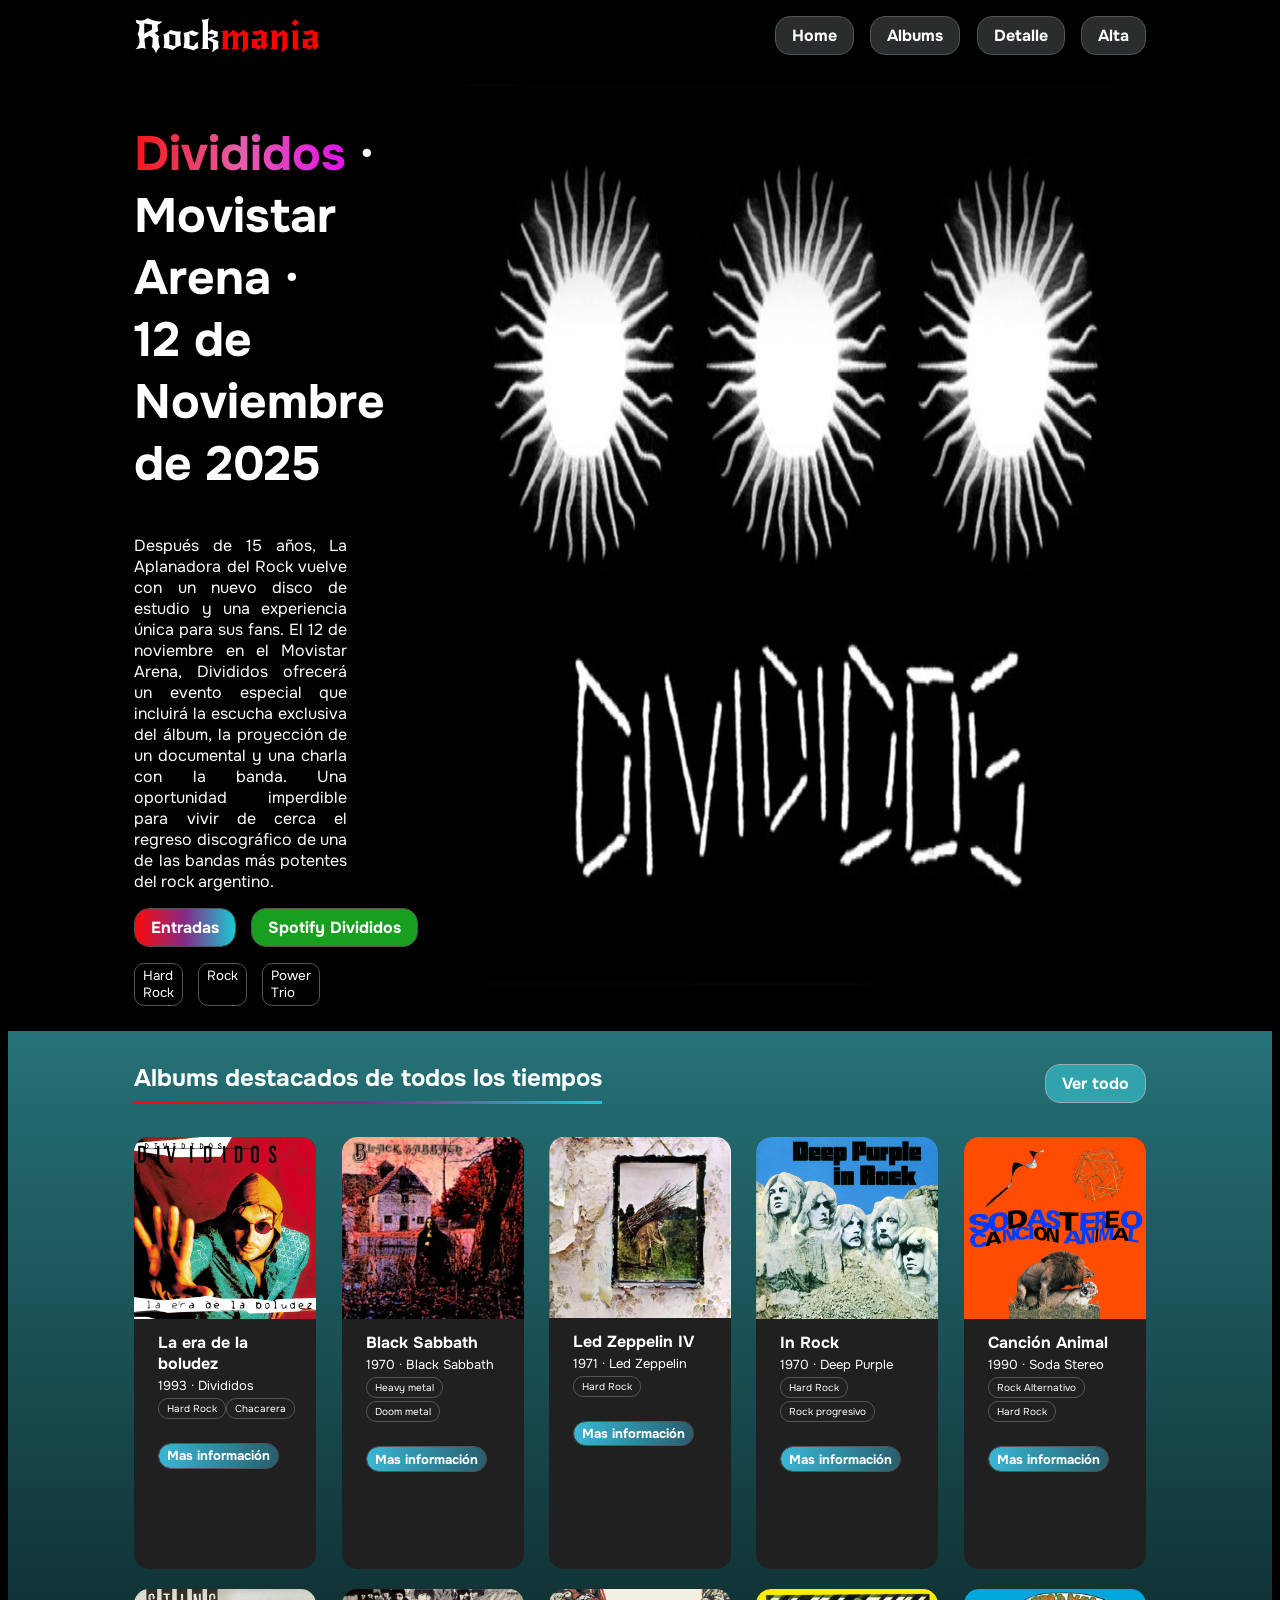
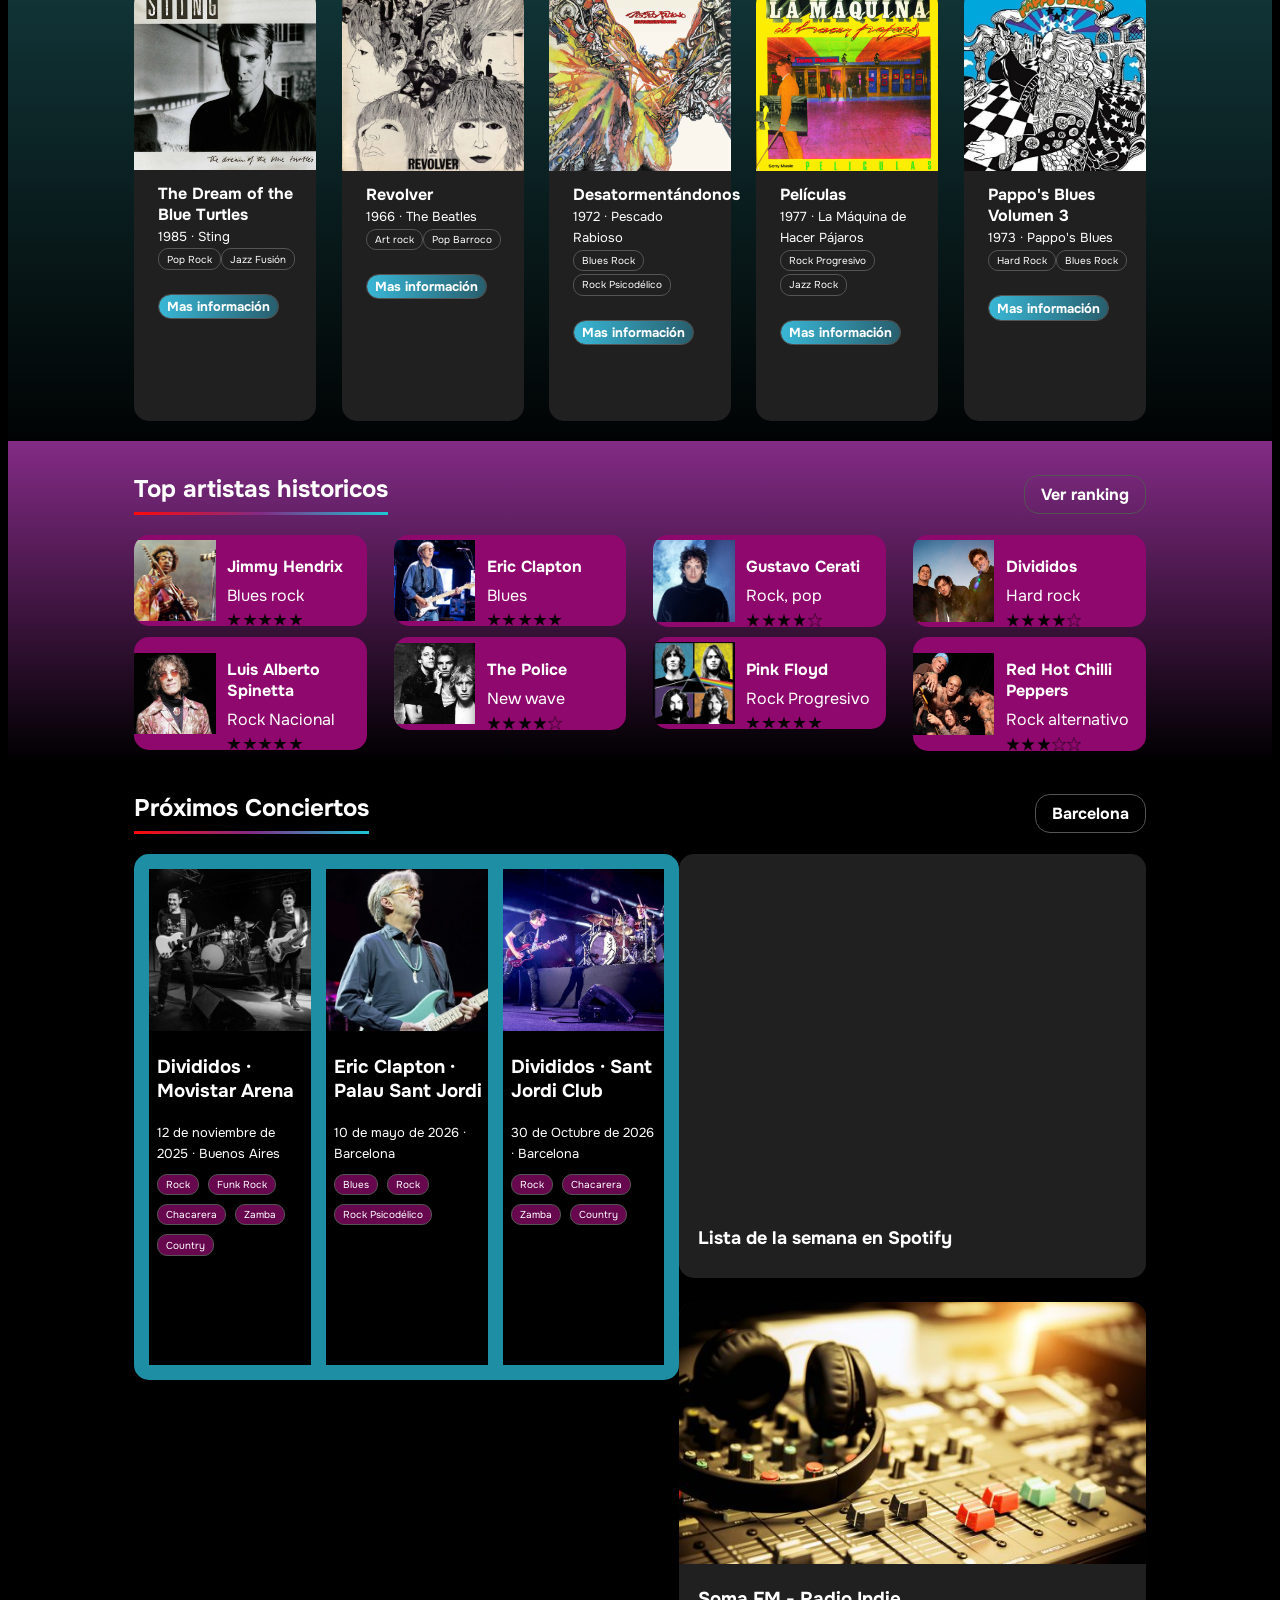
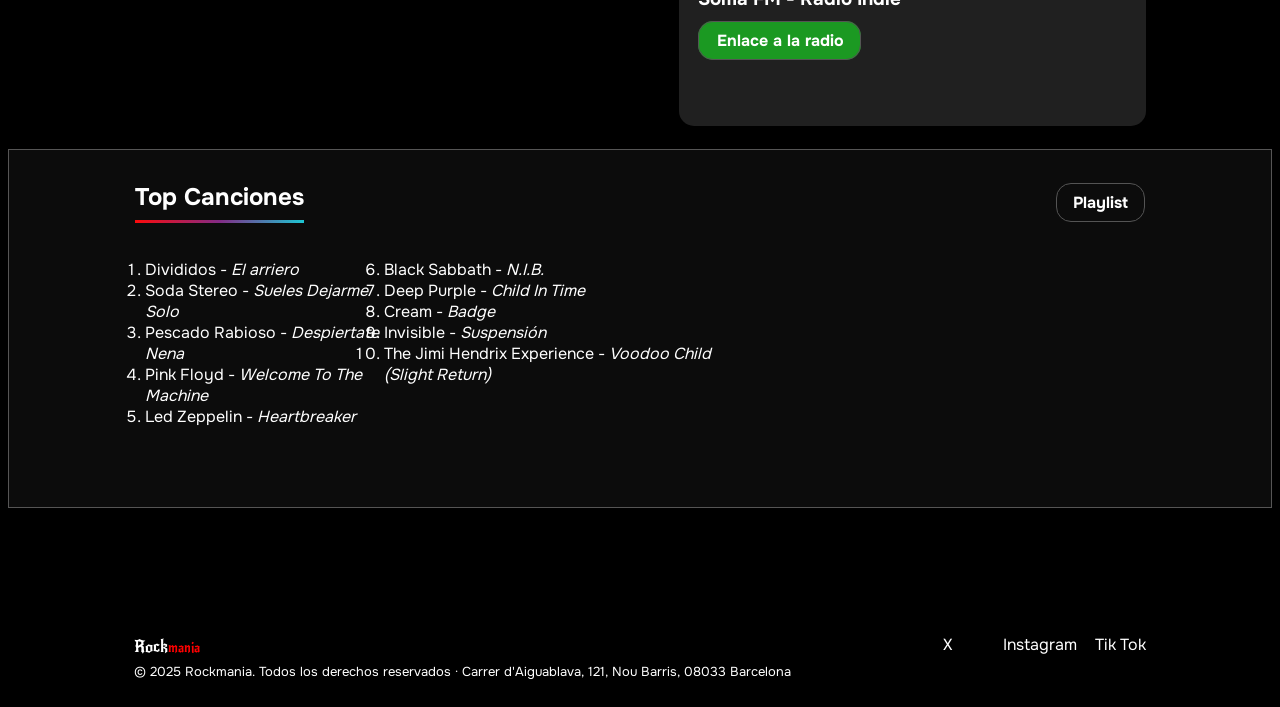
<file: CarracedoEzequiel_Pr2/index.html>
<!DOCTYPE html>
<html lang="es">

<head>
    <meta charset="UTF-8">
    <meta name="author" content="Ezequiel Ignacio Carracedo">
    <title>Rockmania</title>
    <link rel="icon" type="ico" href="favicon.ico">
    <link rel="stylesheet" href="css/style.css">
    <link rel="stylesheet" href="css/index.css">
    <link rel="stylesheet" href="css/menu.css">
</head>

<body class="tipo_general">
    <header class="menu_principal">
        <h1 class="font_titulo_pagina">Rock<span>mania</span></h1>
        <nav>
            <ul class="navegacion">
                <li class="boton"><a href="index.html">Home</a></li>
                <li class="boton"><a href="albums.html">Albums</a></li>
                <li class="boton"><a href="detalle.html">Detalle</a></li>
                <li class="boton"><a href="alta.html">Alta</a></li>
            </ul>
        </nav>

    </header>
    <main>
        <section>
            <article class="container_articulo_principal">
                <div>
                    <h2><span>Divididos</span> · Movistar
                        Arena · <span><br>12 de Noviembre de 2025</span></h2>

                    <p> Después de 15 años, La Aplanadora del Rock vuelve con un
                        nuevo
                        disco de estudio y una experiencia única para sus fans. El 12 de noviembre en el Movistar
                        Arena,
                        Divididos ofrecerá un evento especial que incluirá la escucha exclusiva del álbum, la
                        proyección
                        de
                        un documental y una charla con la banda.

                        Una oportunidad imperdible para vivir de cerca el regreso discográfico de una de las bandas
                        más
                        potentes del rock argentino. </p>
                    <footer>
                        <ul class="lista_articulo_principal">
                            <li class="boton"> <a
                                    href="https://www.movistararena.com.ar/show/98c631c5-e602-4279-a43f-797376665edb">Entradas</a>
                            </li>
                            <li class="boton"> <a
                                    href="https://open.spotify.com/artist/6ZIgPKHzpcswB8zh7sRIhx?si=WIdgTFvKQHCFEVHO5VPCTg">Spotify
                                    Divididos</a></li>
                        </ul>
                        <div class="container_tags">
                            <span class="tag">Hard Rock</span><span class="tag">Rock </span><span class="tag"> Power
                                Trio</span>
                        </div>

                    </footer>
                </div>

                <img src="src/imatges/divididosMovistar.jpg"></img>
            </article>

        </section>

        <section id="albums">
            <div class="encabezado_seccion">
                <h2>Albums destacados de todos los tiempos</h2>
                <span class="boton"><a href="albums.html">Ver todo</a></span>
            </div>
            <div class="seccion_album">
                <article class="container_album">
                    <img src="src/imatges/Albums/laEraDeLaBoludez.jpeg">
                    <div class="texto_album">
                        <h3>La era de la boludez</h3>
                        <span>1993 · Divididos</span>
                        <footer>
                            <div>
                                <span class="tag">Hard Rock</span><span class="tag"> Chacarera</span>

                            </div>
                            <div>
                                <li class="boton"><a href="albums.html"><span>Mas información</span> </a></li>
                            </div>
                        </footer>
                    </div>
                </article>
                <article class="container_album">
                    <img src="src/imatges/Albums/blackSabbath.jpg">
                    <div class="texto_album">
                        <h3>Black Sabbath</h3>
                        <span> 1970 · Black Sabbath </span>
                        <footer>
                            <div>
                                <span class="tag"> Heavy metal​</span> <span class="tag">Doom metal</span>
                            </div>
                            <div>
                                <span class="boton"><a href="albums.html">Mas información</a></span>
                            </div>
                        </footer>
                    </div>
                </article>
                <article class="container_album">
                    <img src="src/imatges/Albums/ledZeppelin.jpg">
                    <div class="texto_album">
                        <h3>Led Zeppelin IV</h3>
                        <span>1971 · Led Zeppelin</span>
                        <footer>
                            <div>
                                <span class="tag">Hard Rock</span>
                            </div>
                            <div>
                                <span class="boton"> <a href="albums.html">Mas información</a></span>
                            </div>
                        </footer>
                    </div>
                </article>
                <article class="container_album">
                    <img src="src/imatges/Albums/inRock.jpg">
                    <div class="texto_album">
                        <h3>In Rock</h3>
                        <span>1970 · Deep Purple</span>
                        <footer>
                            <div>
                                <span class="tag">Hard Rock</span> <span class="tag">Rock progresivo</span>
                            </div>
                            <div>
                                <a class="boton" href="albums.html">Mas información</a>
                            </div>
                        </footer>
                    </div>
                </article>
                <article class="container_album">
                    <img src="src/imatges/Albums/cancionAnimal.jpeg">
                    <div class="texto_album">
                        <h3>Canción Animal</h3>
                        <span>1990 · Soda Stereo</span>
                        <footer>
                            <div>
                                <span class="tag">Rock Alternativo</span> <span class="tag">Hard Rock</span>
                            </div>
                            <div>
                                <a class="boton" href="albums.html">Mas información</a>
                            </div>
                        </footer>
                    </div>
                </article>
                <article class="container_album">
                    <img src="src/imatges/Albums/blueTurtles.jpg">
                    <div class="texto_album">
                        <h3>The Dream of the Blue Turtles</h3>
                        <span>1985 · Sting</span>
                        <footer>
                            <div>
                                <span class="tag">Pop Rock</span><span class="tag">Jazz Fusión</span>
                            </div>
                            <div>
                                <a class="boton" href="albums.html">Mas información</a>
                            </div>
                        </footer>
                    </div>
                </article>
                <article class="container_album">
                    <img src="src/imatges/Albums/revolver.jpg">
                    <div class="texto_album">
                        <h3>Revolver</h3>
                        <span>1966 · The Beatles</span>
                        <footer>
                            <div>
                                <span class="tag">Art rock</span><span class="tag">Pop Barroco</span>
                            </div>
                            <div>
                                <a class="boton" href="albums.html">Mas información</a>
                            </div>
                        </footer>
                    </div>
                </article>
                <article class="container_album">
                    <img src="src/imatges/Albums/desatormentandonos.jpg">
                    <div class="texto_album">
                        <h3>Desatormentándonos</h3>
                        <span>1972 · Pescado Rabioso</span>

                        <footer>
                            <div>
                                <span class="tag">Blues Rock</span> <span class="tag">Rock Psicodélico</span>
                            </div>
                            <div>
                                <a class="boton" href="albums.html">Mas información</a>
                            </div>
                        </footer>
                    </div>
                </article>
                <article class="container_album">
                    <img src="src/imatges/Albums/peliculas.jpeg">
                    <div class="texto_album">
                        <h3>Películas</h3>
                        <span>1977 · La Máquina de Hacer Pájaros</span>
                        <footer>
                            <div>
                                <span class="tag">Rock Progresivo</span> <span class="tag">Jazz Rock</span>
                            </div>
                            <div>
                                <a class="boton" href="albums.html">Mas información</a>
                            </div>
                        </footer>
                    </div>
                </article>
                <article class="container_album">
                    <img src="src/imatges/Albums/papposBluesVol3.jpg">
                    <div class="texto_album">
                        <h3>Pappo's Blues Volumen 3</h3>
                        <span>1973 · Pappo's Blues</span>
                        <footer>
                            <div>
                                <span class="tag">Hard Rock</span> <span class="tag">Blues Rock</span>
                            </div>
                            <div>
                                <a class="boton" href="albums.html">Mas información</a>
                            </div>
                        </footer>
                    </div>
                </article>
            </div>
        </section>

        <section id="artistas_destacados">
            <div class="encabezado_seccion">
                <h2>Top artistas historicos</h2>
                <span class="boton">Ver ranking</span>
            </div>
            <div class="seccion_artista">
                <article class="container_artista">
                    <img src="src/imatges/Artists/Hendrix.jpg">
                    <div>
                        <h4>Jimmy Hendrix</h4>
                        <span>Blues rock</span>

                        <div class="estrellas_ranking">
                            <img src="src/imatges/Artists/estrella_completa.png" alt="Estrella completa">
                            <img src="src/imatges/Artists/estrella_completa.png" alt="Estrella completa">
                            <img src="src/imatges/Artists/estrella_completa.png" alt="Estrella completa">
                            <img src="src/imatges/Artists/estrella_completa.png" alt="Estrella completa">
                            <img src="src/imatges/Artists/estrella_completa.png" alt="Estrella completa">
                        </div>

                    </div>
                </article>
                <article class="container_artista">
                    <img src="src/imatges/Artists/clatpon.jpg">
                    <div>
                        <h4>Eric Clapton</h4>
                        <span>Blues</span>
                        <div class="estrellas_ranking">
                            <img src="src/imatges/Artists/estrella_completa.png" alt="Estrella completa">
                            <img src="src/imatges/Artists/estrella_completa.png" alt="Estrella completa">
                            <img src="src/imatges/Artists/estrella_completa.png" alt="Estrella completa">
                            <img src="src/imatges/Artists/estrella_completa.png" alt="Estrella completa">
                            <img src="src/imatges/Artists/estrella_completa.png" alt="Estrella completa">
                        </div>
                    </div>
                </article>
                <article class="container_artista">
                    <img src="src/imatges/Artists/cerati.jpg">
                    <div>
                        <h4>Gustavo Cerati</h4>
                        <span>Rock, pop</span>
                        <div class="estrellas_ranking">
                            <img src="src/imatges/Artists/estrella_completa.png" alt="Estrella completa">
                            <img src="src/imatges/Artists/estrella_completa.png" alt="Estrella completa">
                            <img src="src/imatges/Artists/estrella_completa.png" alt="Estrella completa">
                            <img src="src/imatges/Artists/estrella_completa.png" alt="Estrella completa">
                            <img src="src/imatges/Artists/estrella_vacia.png" alt="Estrella vacia">
                        </div>
                    </div>
                </article>
                <article class="container_artista">
                    <img src="src/imatges/Artists/divididos.jpg">
                    <div>
                        <h4>Divididos</h4>
                        <span>Hard rock</span>
                        <div class="estrellas_ranking">
                            <img src="src/imatges/Artists/estrella_completa.png" alt="Estrella completa">
                            <img src="src/imatges/Artists/estrella_completa.png" alt="Estrella completa">
                            <img src="src/imatges/Artists/estrella_completa.png" alt="Estrella completa">
                            <img src="src/imatges/Artists/estrella_completa.png" alt="Estrella completa">
                            <img src="src/imatges/Artists/estrella_vacia.png" alt="Estrella vacia">
                        </div>
                    </div>
                </article>
                <article class="container_artista">
                    <img src="src/imatges/Artists/spinetta.jpg">
                    <div>
                        <h4>Luis Alberto Spinetta</h4>
                        <span>Rock Nacional</span>
                        <div class="estrellas_ranking">
                            <img src="src/imatges/Artists/estrella_completa.png" alt="Estrella completa">
                            <img src="src/imatges/Artists/estrella_completa.png" alt="Estrella completa">
                            <img src="src/imatges/Artists/estrella_completa.png" alt="Estrella completa">
                            <img src="src/imatges/Artists/estrella_completa.png" alt="Estrella completa">
                            <img src="src/imatges/Artists/estrella_completa.png" alt="Estrella completa">
                        </div>
                    </div>
                </article>
                <article class="container_artista">
                    <img src="src/imatges/Artists/police.jpg">
                    <div>
                        <h4>The Police</h4>
                        <span>New wave</span>
                        <div class="estrellas_ranking">
                            <img src="src/imatges/Artists/estrella_completa.png" alt="Estrella completa">
                            <img src="src/imatges/Artists/estrella_completa.png" alt="Estrella completa">
                            <img src="src/imatges/Artists/estrella_completa.png" alt="Estrella completa">
                            <img src="src/imatges/Artists/estrella_completa.png" alt="Estrella completa">
                            <img src="src/imatges/Artists/estrella_vacia.png" alt="Estrella vacia">
                        </div>
                    </div>
                </article>
                <article class="container_artista">
                    <img src="src/imatges/Artists/pink_floyd.jpg">
                    <div>
                        <h4>Pink Floyd</h4>
                        <span>Rock Progresivo</span>
                        <div class="estrellas_ranking">
                            <img src="src/imatges/Artists/estrella_completa.png" alt="Estrella completa">
                            <img src="src/imatges/Artists/estrella_completa.png" alt="Estrella completa">
                            <img src="src/imatges/Artists/estrella_completa.png" alt="Estrella completa">
                            <img src="src/imatges/Artists/estrella_completa.png" alt="Estrella completa">
                            <img src="src/imatges/Artists/estrella_completa.png" alt="Estrella completa">
                        </div>
                    </div>
                </article>
                <article class="container_artista">
                    <img src="src/imatges/Artists/red_hot.jpg">
                    <div>
                        <h4>Red Hot Chilli Peppers</h4>
                        <span>Rock alternativo</span>
                        <div class="estrellas_ranking">
                            <img src="src/imatges/Artists/estrella_completa.png" alt="Estrella completa">
                            <img src="src/imatges/Artists/estrella_completa.png" alt="Estrella completa">
                            <img src="src/imatges/Artists/estrella_completa.png" alt="Estrella completa">
                            <img src="src/imatges/Artists/estrella_vacia.png" alt="Estrella completa">
                            <img src="src/imatges/Artists/estrella_vacia.png" alt="Estrella completa">
                        </div>
                    </div>
                </article>
            </div>
        </section>
    </main>
    <div class="encabezado_seccion">
        <h2>Próximos Conciertos</h2>
        <span id="Barcelona" class="boton">Barcelona</span>
    </div>
    <div class="conciertos_aside_container">
        <section class="recuadro_proximos_conciertos">
            <article class="container_concierto">
                <img src="src/imatges/divididos.jpg">
                <div>
                    <h3>Divididos · Movistar Arena </h3>
                    <span>12 de noviembre de 2025 · Buenos Aires</span>
                    <footer>
                        <span class="tag">Rock</span> <span class="tag">Funk Rock</span><span class="tag">
                            Chacarera</span><span class="tag">Zamba</span> <span class="tag"> Country</span>
                    </footer>
                </div>
            </article>
            <article class="container_concierto">
                <img src="src/imatges/eric_clapton.jpg">
                <div>
                    <h3>Eric Clapton · Palau Sant Jordi</h3>
                    <span>10 de mayo de 2026 · Barcelona</span>
                    <footer>
                        <span class="tag">Blues</span> <span class="tag">Rock</span> <span class="tag">Rock
                            Psicodélico</span>
                    </footer>
                </div>
            </article>
            <article class="container_concierto">
                <img src="src/imatges/divididosVivo.jpg">
                <div>
                    <h3>Divididos · Sant Jordi Club</h3>
                    <span>30 de Octubre de 2026 · Barcelona</span>
                    <footer>
                        <span class="tag"> Rock</span> <span class="tag">Chacarera</span> <span class="tag">Zamba</span>
                        <span class="tag">Country</span>
                    </footer>
                </div>
            </article>

        </section>

        <aside>
            <article class="container_radio">
                <iframe data-testid="embed-iframe" style="border-radius:12px"
                    src="https://open.spotify.com/embed/playlist/2saIgDD1JlvVnL1x9wrfOG?utm_source=generator&theme=0"
                    width="100%" height="360" frameBorder="0" allowfullscreen=""
                    allow="autoplay; clipboard-write; encrypted-media; fullscreen; picture-in-picture"
                    loading="lazy"></iframe>
                <div>
                    <span>Lista de la semana en Spotify</span>
                </div>
            </article>
            <article class="container_radio">
                <img src="src/imatges/radioIndie.jpg">
                <h3>Soma FM - Radio Indie</h3>
                <a class="boton" href="https://www.radio.es/s/somafm-indiepoprocks">Enlace a la radio</a>
            </article>
        </aside>
    </div>
    <section id="top_canciones">
        <div class="encabezado_seccion">
            <h2>Top Canciones</h2>
            <a class="boton"
                href="https://open.spotify.com/playlist/37i9dQZF1DWSo7PX7dbgH8?si=a5a40ad814b44875">Playlist</a>
        </div>
        <div class="seccion_top_canciones">
            <ol class="top_lista">
                <span>
                    <li>
                        <span>Divididos - <a href="detalle.html">El arriero</a></span>
                    </li>
                    <li>
                        <span>Soda Stereo - <a href="detalle.html">Sueles Dejarme Solo</a></span>
                    </li>
                    <li>
                        <span>Pescado Rabioso - <a href="detalle.html">Despiertate Nena</a></span>
                    </li>
                    <li>
                        <span>Pink Floyd - <a href="detalle.html">Welcome To The Machine</a></span>
                    </li>
                    <li>
                        <span>Led Zeppelin - <a href="detalle.html">Heartbreaker</a></span>
                    </li>
                </span>
                <span>
                    <li>
                        <span>Black Sabbath - <a href="detalle.html">N.I.B.</a></span>
                    </li>
                    <li>
                        <span>Deep Purple - <a href="detalle.html">Child In Time</a></span>
                    </li>
                    <li>
                        <span>Cream - <a href="detalle.html">Badge</a></span>
                    </li>
                    <li>
                        <span>Invisible - <a href="detalle.html">Suspensión</a></span>
                    </li>
                    <li>
                        <span>The Jimi Hendrix Experience - <a href="detalle.html">Voodoo Child
                                (Slight
                                Return)</a></span>
                    </li>
                </span>
            </ol>
        </div>
    </section>
    <footer class="seccion_footer">
        <div>
            <p class="font_titulo_pagina">Rock<span class="resaltado">mania</span></p>
            <span>&copy; 2025 Rockmania. Todos los derechos reservados · <a
                    href="https://maps.app.goo.gl/htboXodvyVePiQH66"> Carrer d'Aiguablava, 121, Nou Barris, 08033
                    Barcelona </a></span>
        </div>
        <div>
            <div>
                <a href="https://x.com/?lang=es">X</a>
            </div>
            <div>
                <a href="https://www.instagram.com/">Instagram</a>
            </div>
            <div>
                <a href="https://x.com/?lang=es">Tik Tok</a>
            </div>
        </div>
    </footer>
</body>

</html>
</file>
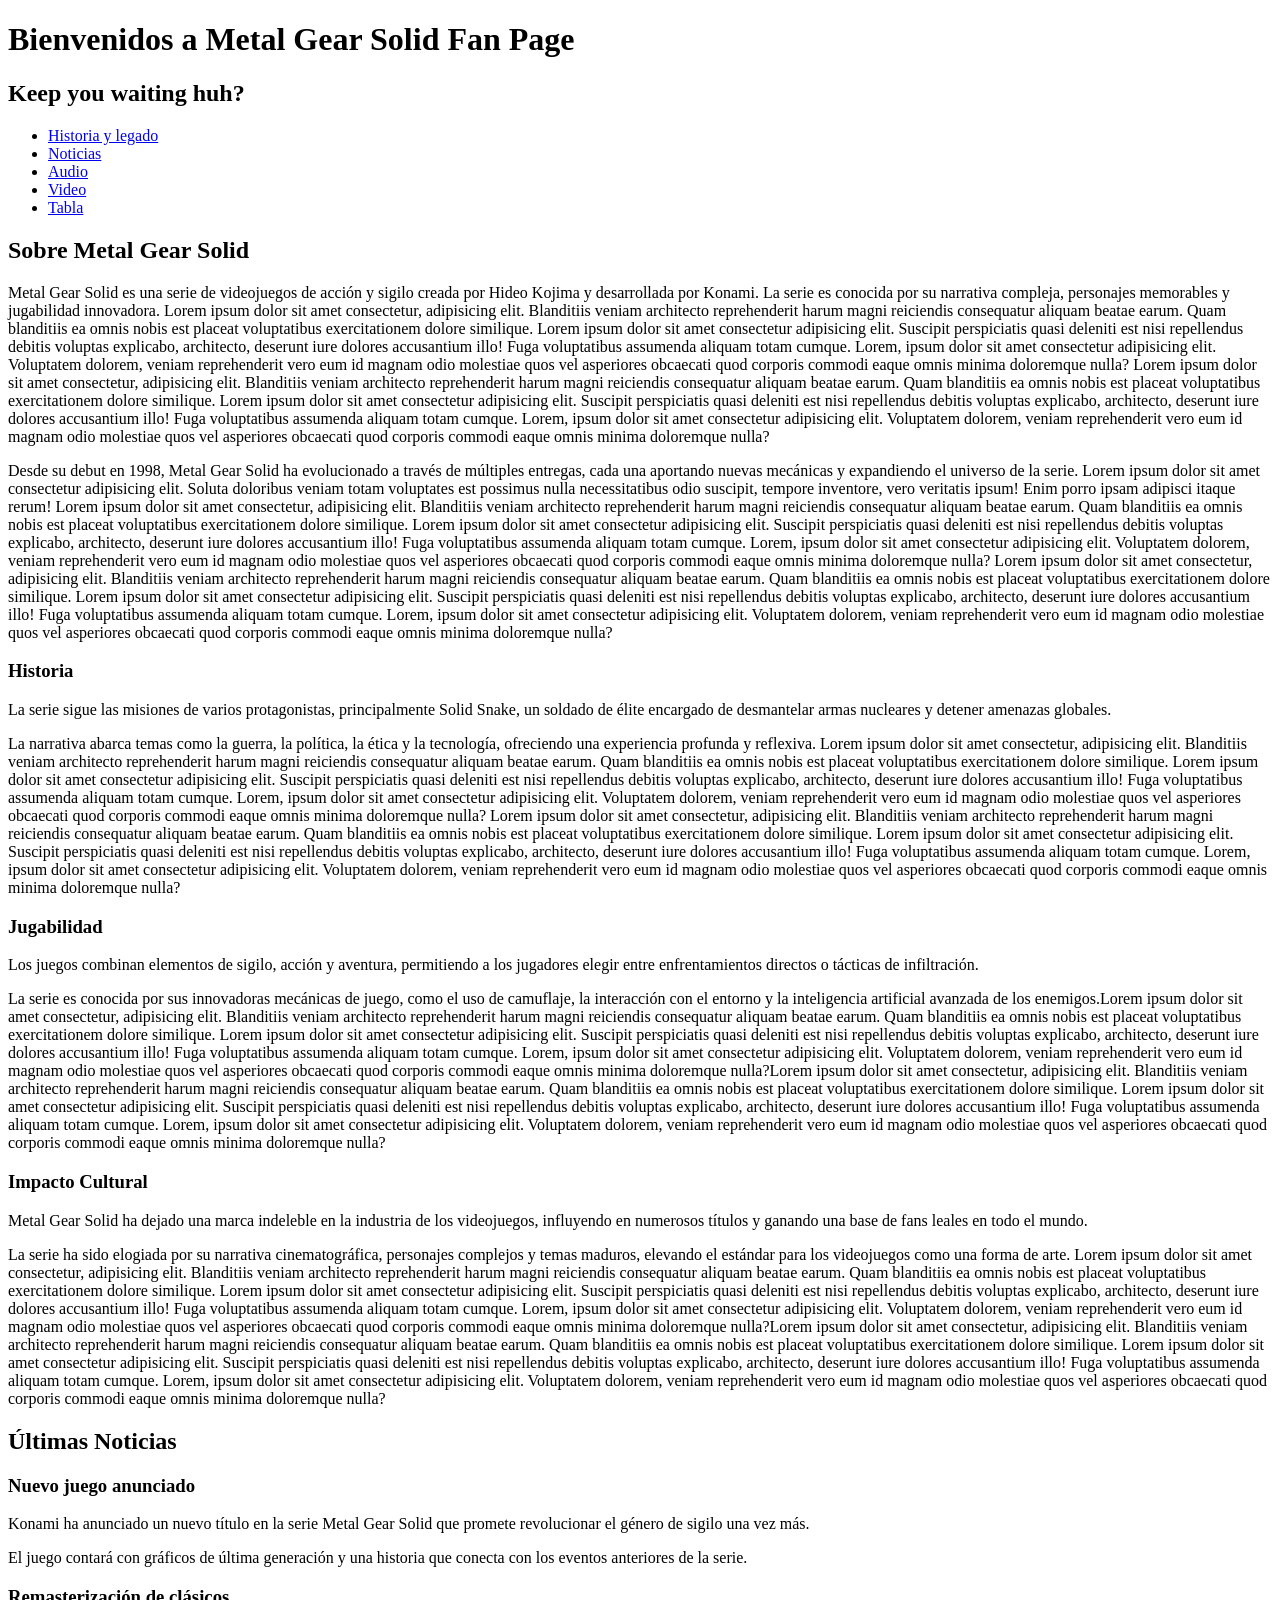
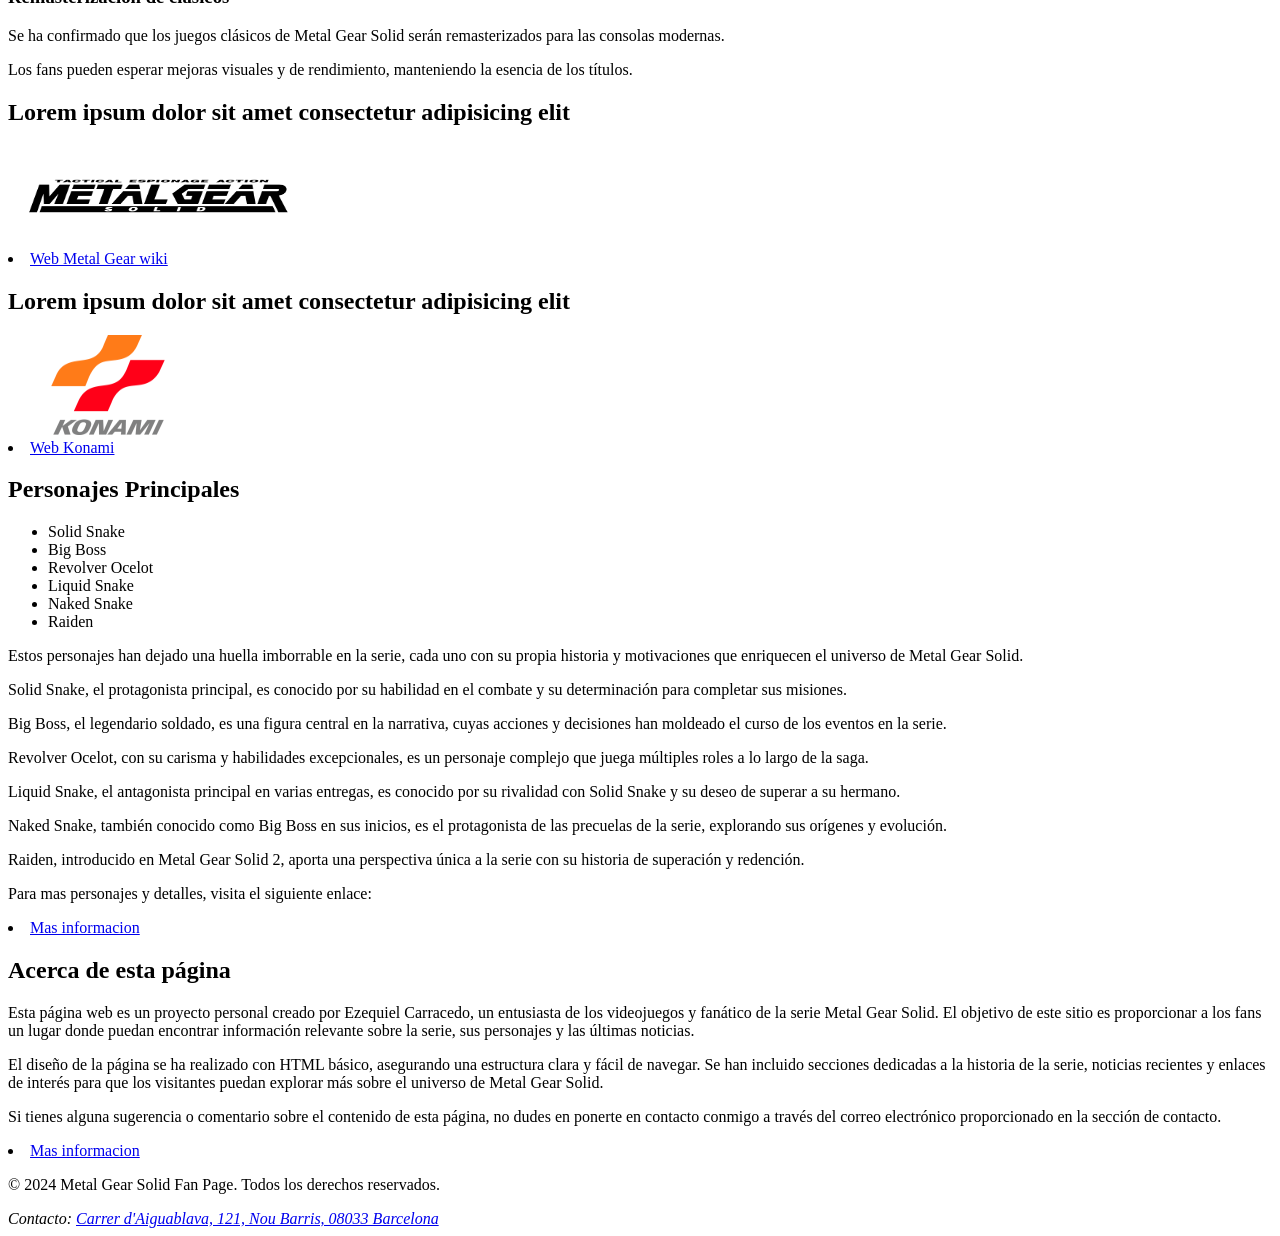
<file: html/index.html>
<!DOCTYPE html>
<html lang="en">


<head>
    <meta charset="UTF-8">
    <meta name="viewport" content="width=device-width, initial-scale=1.0">
    <meta name="author" content="Ezequiel Carracedo">
    <meta name="description"
        content="Lugar donde los fans de Metal Gear Solid pueden encontrar informacion sobre los juegos, personajes y mas.">
    <link rel="icon" type="ico" href="favicon.ico">
    <title>Metal Gear Solid Fan</title>
</head>


<body>
    <header>
        <h1>Bienvenidos a Metal Gear Solid Fan Page</h1>
        <h2>Keep you waiting huh?</h2>
        <nav>
            <ul>
                <li><a href="#informacion">Historia y legado</a></li>
                <li><a href="#Noticias">Noticias</a></li>
                <li><a href="audio.html">Audio</a></li>
                <li><a href="video.html">Video</a></li>
                <li><a href="tabla.html">Tabla</a></li>
            </ul>
    </header>
    <main>
        <section id="informacion">
            <article>
                <h2>Sobre Metal Gear Solid</h2>
                <p>Metal Gear Solid es una serie de videojuegos de acción y sigilo creada por Hideo Kojima y
                    desarrollada
                    por Konami. La serie es conocida por su narrativa compleja, personajes memorables y jugabilidad
                    innovadora. Lorem ipsum dolor sit amet consectetur, adipisicing elit.
                    Blanditiis veniam architecto reprehenderit harum magni reiciendis consequatur aliquam beatae earum.
                    Quam blanditiis ea omnis nobis est placeat voluptatibus exercitationem dolore similique. Lorem ipsum
                    dolor sit
                    amet consectetur adipisicing elit. Suscipit perspiciatis quasi deleniti est nisi repellendus debitis
                    voluptas explicabo,
                    architecto, deserunt iure dolores accusantium illo! Fuga voluptatibus assumenda aliquam totam
                    cumque. Lorem, ipsum dolor
                    sit amet consectetur adipisicing elit. Voluptatem dolorem, veniam reprehenderit vero eum id magnam
                    odio molestiae quos vel
                    asperiores obcaecati quod corporis commodi eaque omnis minima doloremque nulla? Lorem ipsum dolor
                    sit amet consectetur, adipisicing elit.
                    Blanditiis veniam architecto reprehenderit harum magni reiciendis consequatur aliquam beatae earum.
                    Quam blanditiis ea omnis nobis est placeat voluptatibus exercitationem dolore similique. Lorem ipsum
                    dolor sit
                    amet consectetur adipisicing elit. Suscipit perspiciatis quasi deleniti est nisi repellendus debitis
                    voluptas explicabo,
                    architecto, deserunt iure dolores accusantium illo! Fuga voluptatibus assumenda aliquam totam
                    cumque. Lorem, ipsum dolor
                    sit amet consectetur adipisicing elit. Voluptatem dolorem, veniam reprehenderit vero eum id magnam
                    odio molestiae quos vel
                    asperiores obcaecati quod corporis commodi eaque omnis minima doloremque nulla?
                </p>
                <p>Desde su debut en 1998, Metal Gear Solid ha evolucionado a través de múltiples entregas, cada
                    una aportando nuevas mecánicas y expandiendo el universo de la serie.
                    Lorem ipsum dolor sit amet consectetur adipisicing elit.
                    Soluta doloribus veniam totam voluptates est possimus nulla necessitatibus odio suscipit, tempore
                    inventore,
                    vero veritatis ipsum! Enim porro ipsam adipisci itaque rerum! Lorem ipsum dolor sit amet
                    consectetur, adipisicing elit.
                    Blanditiis veniam architecto reprehenderit harum magni reiciendis consequatur aliquam beatae earum.
                    Quam blanditiis ea omnis nobis est placeat voluptatibus exercitationem dolore similique. Lorem ipsum
                    dolor sit
                    amet consectetur adipisicing elit. Suscipit perspiciatis quasi deleniti est nisi repellendus debitis
                    voluptas explicabo,
                    architecto, deserunt iure dolores accusantium illo! Fuga voluptatibus assumenda aliquam totam
                    cumque. Lorem, ipsum dolor
                    sit amet consectetur adipisicing elit. Voluptatem dolorem, veniam reprehenderit vero eum id magnam
                    odio molestiae quos vel
                    asperiores obcaecati quod corporis commodi eaque omnis minima doloremque nulla? Lorem ipsum dolor
                    sit amet consectetur, adipisicing elit.
                    Blanditiis veniam architecto reprehenderit harum magni reiciendis consequatur aliquam beatae earum.
                    Quam blanditiis ea omnis nobis est placeat voluptatibus exercitationem dolore similique. Lorem ipsum
                    dolor sit
                    amet consectetur adipisicing elit. Suscipit perspiciatis quasi deleniti est nisi repellendus debitis
                    voluptas explicabo,
                    architecto, deserunt iure dolores accusantium illo! Fuga voluptatibus assumenda aliquam totam
                    cumque. Lorem, ipsum dolor
                    sit amet consectetur adipisicing elit. Voluptatem dolorem, veniam reprehenderit vero eum id magnam
                    odio molestiae quos vel
                    asperiores obcaecati quod corporis commodi eaque omnis minima doloremque nulla?
                </p>
            </article>
            <article>
                <h3>Historia</h3>
                <p>La serie sigue las misiones de varios protagonistas, principalmente Solid Snake, un soldado de
                    élite
                    encargado de desmantelar armas nucleares y detener amenazas globales.</p>
                <p>La narrativa abarca temas como la guerra, la política, la ética y la tecnología, ofreciendo una
                    experiencia
                    profunda y reflexiva.
                    Lorem ipsum dolor sit amet consectetur, adipisicing elit.
                    Blanditiis veniam architecto reprehenderit harum magni reiciendis consequatur aliquam beatae earum.
                    Quam blanditiis ea omnis nobis est placeat voluptatibus exercitationem dolore similique. Lorem ipsum
                    dolor sit
                    amet consectetur adipisicing elit. Suscipit perspiciatis quasi deleniti est nisi repellendus debitis
                    voluptas explicabo,
                    architecto, deserunt iure dolores accusantium illo! Fuga voluptatibus assumenda aliquam totam
                    cumque. Lorem, ipsum dolor
                    sit amet consectetur adipisicing elit. Voluptatem dolorem, veniam reprehenderit vero eum id magnam
                    odio molestiae quos vel
                    asperiores obcaecati quod corporis commodi eaque omnis minima doloremque nulla?
                    Lorem ipsum dolor sit amet consectetur, adipisicing elit.
                    Blanditiis veniam architecto reprehenderit harum magni reiciendis consequatur aliquam beatae earum.
                    Quam blanditiis ea omnis nobis est placeat voluptatibus exercitationem dolore similique. Lorem ipsum
                    dolor sit
                    amet consectetur adipisicing elit. Suscipit perspiciatis quasi deleniti est nisi repellendus debitis
                    voluptas explicabo,
                    architecto, deserunt iure dolores accusantium illo! Fuga voluptatibus assumenda aliquam totam
                    cumque. Lorem, ipsum dolor
                    sit amet consectetur adipisicing elit. Voluptatem dolorem, veniam reprehenderit vero eum id magnam
                    odio molestiae quos vel
                    asperiores obcaecati quod corporis commodi eaque omnis minima doloremque nulla?</p>
            </article>
            <article>
                <h3>Jugabilidad</h3>
                <p>Los juegos combinan elementos de sigilo, acción y aventura, permitiendo a los jugadores elegir
                    entre
                    enfrentamientos directos o tácticas de infiltración.</p>
                <p>La serie es conocida por sus innovadoras mecánicas de juego, como el uso de camuflaje, la
                    interacción
                    con
                    el entorno y la inteligencia artificial avanzada de los enemigos.Lorem ipsum dolor sit amet
                    consectetur, adipisicing elit.
                    Blanditiis veniam architecto reprehenderit harum magni reiciendis consequatur aliquam beatae earum.
                    Quam blanditiis ea omnis nobis est placeat voluptatibus exercitationem dolore similique. Lorem ipsum
                    dolor sit
                    amet consectetur adipisicing elit. Suscipit perspiciatis quasi deleniti est nisi repellendus debitis
                    voluptas explicabo,
                    architecto, deserunt iure dolores accusantium illo! Fuga voluptatibus assumenda aliquam totam
                    cumque. Lorem, ipsum dolor
                    sit amet consectetur adipisicing elit. Voluptatem dolorem, veniam reprehenderit vero eum id magnam
                    odio molestiae quos vel
                    asperiores obcaecati quod corporis commodi eaque omnis minima doloremque nulla?Lorem ipsum dolor sit
                    amet consectetur, adipisicing elit.
                    Blanditiis veniam architecto reprehenderit harum magni reiciendis consequatur aliquam beatae earum.
                    Quam blanditiis ea omnis nobis est placeat voluptatibus exercitationem dolore similique. Lorem ipsum
                    dolor sit
                    amet consectetur adipisicing elit. Suscipit perspiciatis quasi deleniti est nisi repellendus debitis
                    voluptas explicabo,
                    architecto, deserunt iure dolores accusantium illo! Fuga voluptatibus assumenda aliquam totam
                    cumque. Lorem, ipsum dolor
                    sit amet consectetur adipisicing elit. Voluptatem dolorem, veniam reprehenderit vero eum id magnam
                    odio molestiae quos vel
                    asperiores obcaecati quod corporis commodi eaque omnis minima doloremque nulla?</p>
            </article>
            <article>
                <h3>Impacto Cultural</h3>
                <p>Metal Gear Solid ha dejado una marca indeleble en la industria de los videojuegos, influyendo
                    en
                    numerosos títulos y ganando una base de fans leales en todo el mundo.</p>
                <p>La serie ha sido elogiada por su narrativa cinematográfica, personajes complejos y temas
                    maduros, elevando
                    el
                    estándar
                    para los videojuegos como una forma de arte.
                    Lorem ipsum dolor sit amet consectetur, adipisicing elit.
                    Blanditiis veniam architecto reprehenderit harum magni reiciendis consequatur aliquam beatae earum.
                    Quam blanditiis ea omnis nobis est placeat voluptatibus exercitationem dolore similique. Lorem ipsum
                    dolor sit
                    amet consectetur adipisicing elit. Suscipit perspiciatis quasi deleniti est nisi repellendus debitis
                    voluptas explicabo,
                    architecto, deserunt iure dolores accusantium illo! Fuga voluptatibus assumenda aliquam totam
                    cumque. Lorem, ipsum dolor
                    sit amet consectetur adipisicing elit. Voluptatem dolorem, veniam reprehenderit vero eum id magnam
                    odio molestiae quos vel
                    asperiores obcaecati quod corporis commodi eaque omnis minima doloremque nulla?Lorem ipsum dolor sit
                    amet consectetur, adipisicing elit.
                    Blanditiis veniam architecto reprehenderit harum magni reiciendis consequatur aliquam beatae earum.
                    Quam blanditiis ea omnis nobis est placeat voluptatibus exercitationem dolore similique. Lorem ipsum
                    dolor sit
                    amet consectetur adipisicing elit. Suscipit perspiciatis quasi deleniti est nisi repellendus debitis
                    voluptas explicabo,
                    architecto, deserunt iure dolores accusantium illo! Fuga voluptatibus assumenda aliquam totam
                    cumque. Lorem, ipsum dolor
                    sit amet consectetur adipisicing elit. Voluptatem dolorem, veniam reprehenderit vero eum id magnam
                    odio molestiae quos vel
                    asperiores obcaecati quod corporis commodi eaque omnis minima doloremque nulla?</p>
            </article>
        </section>
        <section id="Noticias">
            <h2>Últimas Noticias</h2>
            <article>
                <h3>Nuevo juego anunciado</h3>
                <p>Konami ha anunciado un nuevo título en la serie Metal Gear Solid que promete revolucionar el
                    género
                    de
                    sigilo una vez más.</p>
                <p>El juego contará con gráficos de última generación y una historia que conecta con los eventos
                    anteriores
                    de la serie.</p>
            </article>
            <article>
                <h3>Remasterización de clásicos</h3>
                <p>Se ha confirmado que los juegos clásicos de Metal Gear Solid serán remasterizados para las
                    consolas
                    modernas.</p>
                <p>Los fans pueden esperar mejoras visuales y de rendimiento, manteniendo la esencia de los
                    títulos.</p>
            </article>
        </section>
    </main>
    <aside>
        <article>
            <h2> Lorem ipsum dolor sit amet consectetur adipisicing elit</h2>
            <img src="logometalgear.png" alt="Logo de Metal Gear Solid" width="300" height="100">
            <li><a href="https://metalgear.fandom.com/es/wiki/Metal_Gear_Solid">Web Metal Gear wiki</a></li>

        </article>
        <article>
            <h2>Lorem ipsum dolor sit amet consectetur adipisicing elit</h2>
            <img src="Konami-Logo-1986.png" alt="Logo de Konami" width="200" height="100">
            <li><a href="https://www.konami.com">Web Konami</a></li>

        </article>
    </aside>
    <section titulo="Seccion Aparte">
        <article>
            <h2>Personajes Principales</h2>
            <ul>
                <li>Solid Snake</li>
                <li>Big Boss</li>
                <li>Revolver Ocelot</li>
                <li>Liquid Snake</li>
                <li>Naked Snake</li>
                <li>Raiden</li>
            </ul>
            <p>Estos personajes han dejado una huella imborrable en la serie, cada uno con su propia historia y
                motivaciones que enriquecen el universo de Metal Gear Solid.</p>
            <p>Solid Snake, el protagonista principal, es conocido por su habilidad en el combate y su
                determinación para
                completar sus misiones.</p>
            <p>Big Boss, el legendario soldado, es una figura central en la narrativa, cuyas acciones y
                decisiones han
                moldeado el curso de los eventos en la serie.</p>
            <p>Revolver Ocelot, con su carisma y habilidades excepcionales, es un personaje complejo que juega
                múltiples
                roles a lo largo de la saga.</p>
            <p>Liquid Snake, el antagonista principal en varias entregas, es conocido por su rivalidad con
                Solid Snake y
                su deseo de superar a su hermano.</p>
            <p>Naked Snake, también conocido como Big Boss en sus inicios, es el protagonista de las
                precuelas de la
                serie, explorando sus orígenes y evolución.</p>
            <p>Raiden, introducido en Metal Gear Solid 2, aporta una perspectiva única a la serie con su
                historia de
                superación y redención.</p>
            <p>Para mas personajes y detalles, visita el siguiente enlace:</p>
            <li><a href="https://es.wikipedia.org/wiki/Anexo:Personajes_de_Metal_Gear">Mas informacion</a></li>
        </article>
        <article>
            <h2>Acerca de esta página</h2>
            <p>Esta página web es un proyecto personal creado por Ezequiel Carracedo, un entusiasta de los
                videojuegos y
                fanático de la serie Metal Gear Solid. El objetivo de este sitio es proporcionar a los fans un
                lugar donde
                puedan encontrar información relevante sobre la serie, sus personajes y las últimas noticias.</p>
            <p>El diseño de la página se ha realizado con HTML básico, asegurando una estructura clara y fácil
                de navegar.
                Se han incluido secciones dedicadas a la historia de la serie, noticias recientes y enlaces de
                interés para
                que los visitantes puedan explorar más sobre el universo de Metal Gear Solid.</p>
            <p>Si tienes alguna sugerencia o comentario sobre el contenido de esta página, no dudes en ponerte
                en contacto
                conmigo a través del correo electrónico proporcionado en la sección de contacto.</p>
            <li><a href="https://es.wikipedia.org/wiki/Anexo:Personajes_de_Metal_Gear">Mas informacion</a></li>
    </section>
    <footer>
        <p>&copy; 2024 Metal Gear Solid Fan Page. Todos los derechos reservados.</p>
        <address>Contacto: <a href="https://maps.app.goo.gl/htboXodvyVePiQH66"> Carrer d'Aiguablava, 121, Nou Barris,
                08033 Barcelona </a></address>
    </footer>
</body>

</html>
</file>
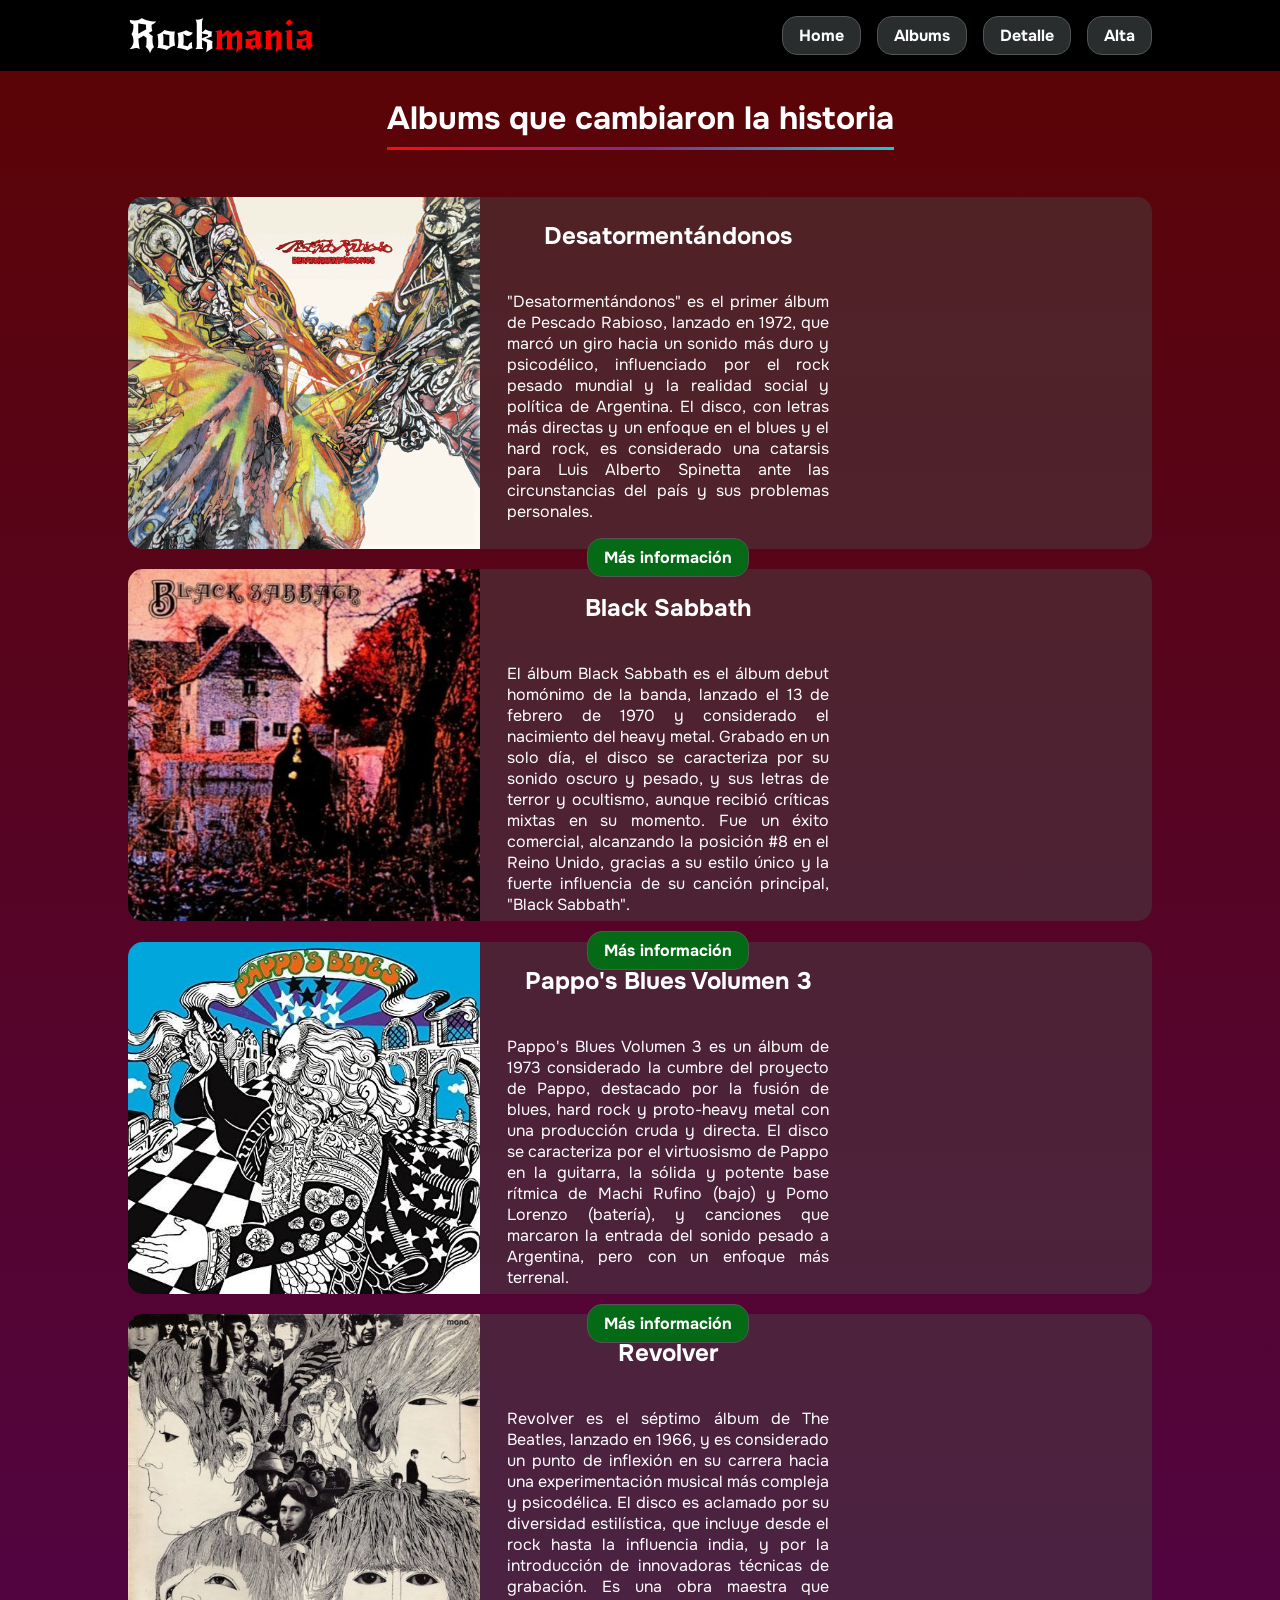
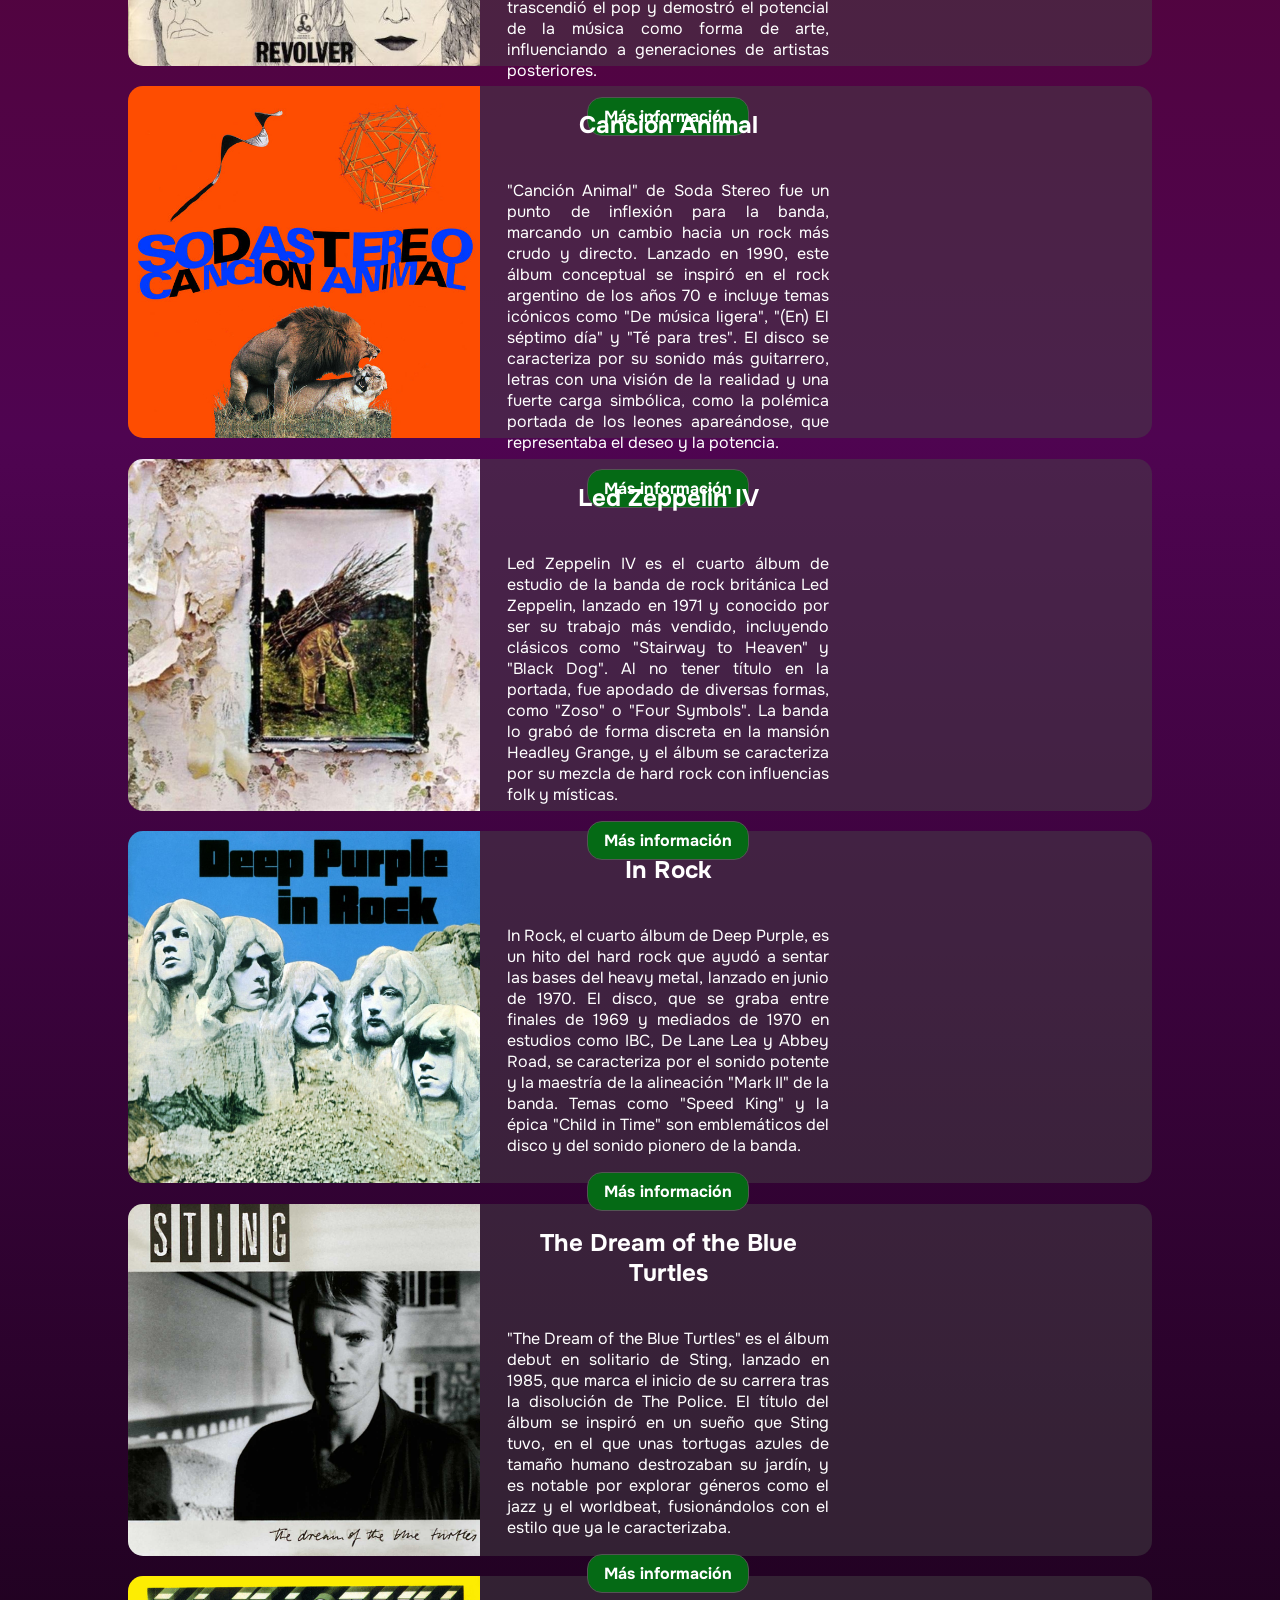
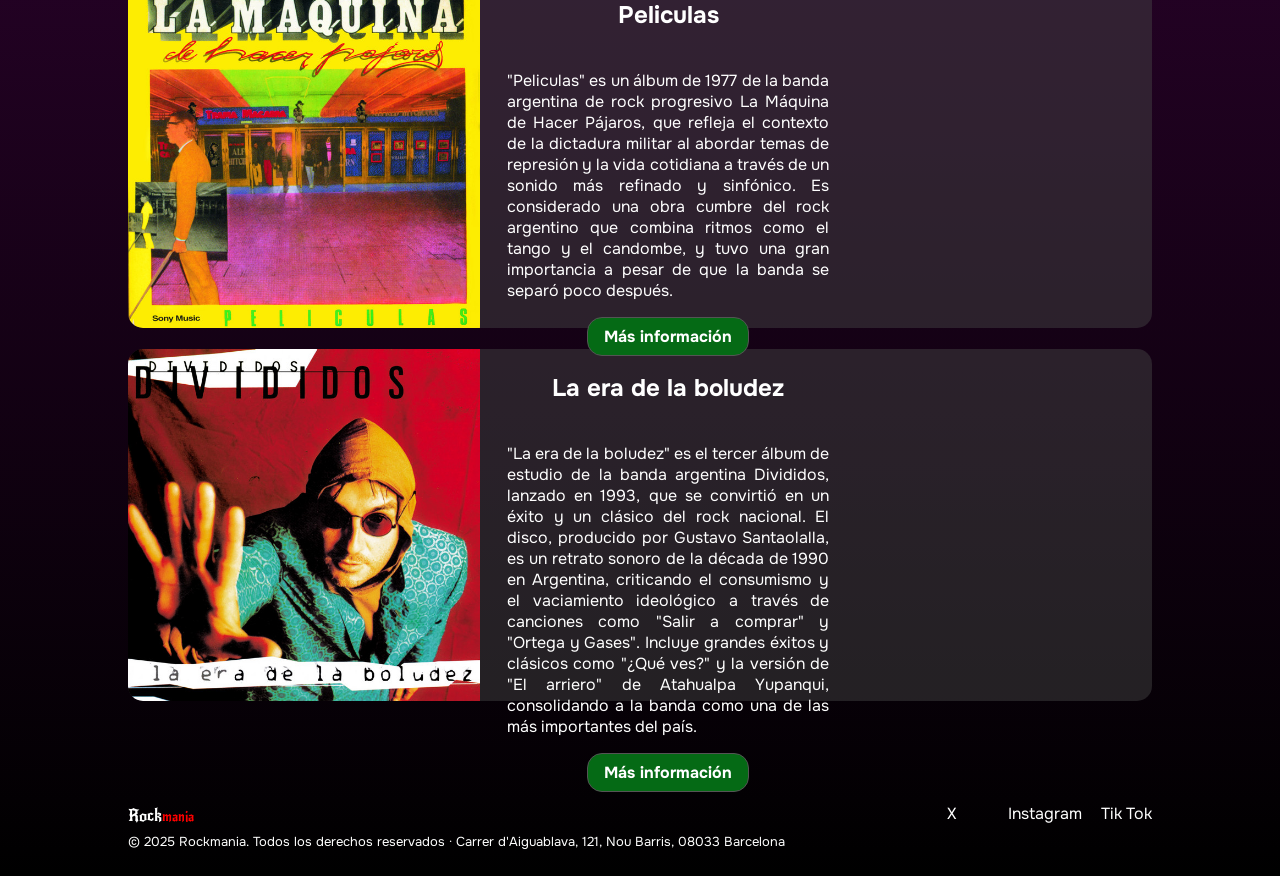
<file: CarracedoEzequiel_Pr2/albums.html>
<!DOCTYPE html>
<html lang="es">

<head>
    <meta charset="UTF-8">
    <meta name="author" content="Ezequiel Ignacio Carracedo">
    <title>Rockmania</title>
    <link rel="icon" type="ico" href="favicon.ico">
    <link rel="stylesheet" href="css/style.css">
    <link rel="stylesheet" href="css/menu.css">
    <link rel="stylesheet" href="css/albums.css">
</head>

<body class="tipo_general">
    <header class="menu_principal">
        <h1 class="font_titulo_pagina">Rock<span>mania</span></h1>
        <nav>
            <ul class="navegacion">
                <li class="boton"><a href="index.html">Home</a></li>
                <li class="boton"><a href="albums.html">Albums</a></li>
                <li class="boton"><a href="detalle.html">Detalle</a></li>
                <li class="boton"><a href="alta.html">Alta</a></li>
            </ul>
        </nav>
    </header>
    <main>
        <section>
            <div>
                <h2>Albums que cambiaron la historia</h2>
            </div>
            <div>
                <article>
                    <img src="src/imatges/Albums/desatormentandonos.jpg" alt="">
                    <div>
                        <div class="cuerpo_tarjeta">
                            <div>
                                <h3>Desatormentándonos</h3>
                                <p>"Desatormentándonos" es el primer álbum de Pescado Rabioso, lanzado en 1972, que
                                    marcó un
                                    giro hacia un sonido más duro y psicodélico, influenciado por el rock pesado mundial
                                    y
                                    la
                                    realidad social y política de Argentina. El disco, con letras más directas y un
                                    enfoque
                                    en
                                    el blues y el hard rock, es considerado una catarsis para Luis Alberto Spinetta ante
                                    las
                                    circunstancias del país y sus problemas personales. </p>
                                <div id="boton">
                                    <span class="boton"><a href="detalle.html">Más información</a></span>
                                </div>
                            </div>
                            <div>
                                <iframe data-testid="embed-iframe" style="border-radius:15px"
                                    src="https://open.spotify.com/embed/album/4K0JVP5veNYTVI6IMamlla?utm_source=generator"
                                    width="100%" height="352" frameBorder="0" allowfullscreen=""
                                    allow="autoplay; clipboard-write; encrypted-media; fullscreen; picture-in-picture"
                                    loading="lazy"></iframe>
                            </div>
                        </div>
                    </div>
                </article>
                <article>
                    <img src="src/imatges/Albums/blackSabbath.jpg" alt="">
                    <div>
                        <div class="cuerpo_tarjeta">
                            <div>
                                <h3>Black Sabbath</h3>
                                <p>El álbum Black Sabbath es el álbum debut homónimo de la banda, lanzado el 13 de
                                    febrero de 1970 y considerado el nacimiento del heavy metal. Grabado en un solo día,
                                    el disco se caracteriza por su sonido oscuro y pesado, y sus letras de terror y
                                    ocultismo, aunque recibió críticas mixtas en su momento. Fue un éxito comercial,
                                    alcanzando la posición #8 en el Reino Unido, gracias a su estilo único y la fuerte
                                    influencia de su canción principal, "Black Sabbath". </p>
                                <div id="boton">
                                    <span class="boton"><a href="detalle.html">Más información</a></span>
                                </div>
                            </div>

                            <div>
                                <iframe data-testid="embed-iframe" style="border-radius:12px"
                                    src="https://open.spotify.com/embed/album/3OmnatFgQ8o1DlYLp9EpNJ?utm_source=generator"
                                    width="100%" height="352" frameBorder="0" allowfullscreen=""
                                    allow="autoplay; clipboard-write; encrypted-media; fullscreen; picture-in-picture"
                                    loading="lazy"></iframe>

                            </div>
                        </div>
                    </div>
                </article>
                <article>
                    <img src="src/imatges/Albums/papposBluesVol3.jpg" alt="">
                    <div>
                        <div class="cuerpo_tarjeta">
                            <div>
                                <h3>Pappo's Blues Volumen 3</h3>
                                <p>Pappo's Blues Volumen 3 es un álbum de 1973 considerado la cumbre del proyecto de
                                    Pappo,
                                    destacado por la fusión de blues, hard rock y proto-heavy metal con una producción
                                    cruda y
                                    directa. El disco se caracteriza por el virtuosismo de Pappo en la guitarra, la
                                    sólida y
                                    potente base rítmica de Machi Rufino (bajo) y Pomo Lorenzo (batería), y canciones
                                    que
                                    marcaron la entrada del sonido pesado a Argentina, pero con un enfoque más terrenal.
                                </p>
                                <div id="boton">
                                    <span class="boton"><a href="detalle.html">Más información</a></span>
                                </div>
                            </div>
                            <div><iframe data-testid="embed-iframe" style="border-radius:12px"
                                    src="https://open.spotify.com/embed/album/1F3hULFzB7JebCft7dcdBq?utm_source=generator"
                                    width="100%" height="352" frameBorder="0" allowfullscreen=""
                                    allow="autoplay; clipboard-write; encrypted-media; fullscreen; picture-in-picture"
                                    loading="lazy"></iframe></div>

                        </div>
                    </div>
                </article>
                <article>
                    <img src="src/imatges/Albums/revolver.jpg" alt="">
                    <div>
                        <div class="cuerpo_tarjeta">
                            <div>
                                <h3>Revolver</h3>
                                <p>Revolver es el séptimo álbum de The Beatles, lanzado en 1966, y es considerado un
                                    punto
                                    de
                                    inflexión en su carrera hacia una experimentación musical más compleja y
                                    psicodélica. El
                                    disco es aclamado por su diversidad estilística, que incluye desde el rock hasta la
                                    influencia india, y por la introducción de innovadoras técnicas de grabación. Es una
                                    obra
                                    maestra que trascendió el pop y demostró el potencial de la música como forma de
                                    arte,
                                    influenciando a generaciones de artistas posteriores.
                                </p>
                                <div id="boton">
                                    <span class="boton"><a href="detalle.html">Más información</a></span>
                                </div>
                            </div>
                            <div>
                                <iframe data-testid="embed-iframe" style="border-radius:12px"
                                    src="https://open.spotify.com/embed/album/3PRoXYsngSwjEQWR5PsHWR?utm_source=generator"
                                    width="100%" height="352" frameBorder="0" allowfullscreen=""
                                    allow="autoplay; clipboard-write; encrypted-media; fullscreen; picture-in-picture"
                                    loading="lazy"></iframe>
                            </div>


                        </div>
                    </div>
                </article>
                <article>
                    <img src="src/imatges/Albums/cancionAnimal.jpeg" alt="">
                    <div>
                        <div class="cuerpo_tarjeta">
                            <div>
                                <h3>Canción Animal</h3>
                                <p> "Canción Animal" de Soda Stereo fue un punto de inflexión
                                    para la banda, marcando un cambio hacia un rock más crudo y directo. Lanzado en
                                    1990, este álbum conceptual se inspiró en el rock argentino de los años 70 e incluye
                                    temas icónicos como "De música ligera", "(En) El séptimo día" y "Té para tres". El
                                    disco se caracteriza por su sonido más guitarrero, letras con una visión de la
                                    realidad y una fuerte carga simbólica, como la polémica portada de los leones
                                    apareándose, que representaba el deseo y la potencia. </p>
                                <div id="boton">
                                    <span class="boton"><a href="detalle.html">Más información</a></span>
                                </div>
                            </div>
                            <div>
                                <iframe data-testid="embed-iframe" style="border-radius:12px"
                                    src="https://open.spotify.com/embed/album/3GoSlKTNcVOp1ZxE5OOXeN?utm_source=generator"
                                    width="100%" height="352" frameBorder="0" allowfullscreen=""
                                    allow="autoplay; clipboard-write; encrypted-media; fullscreen; picture-in-picture"
                                    loading="lazy"></iframe>
                            </div>

                        </div>
                    </div>
                </article>
                <article>
                    <img src="src/imatges/Albums/ledZeppelin.jpg" alt="">
                    <div>
                        <div class="cuerpo_tarjeta">
                            <div>
                                <h3>Led Zeppelin IV</h3>
                                <p>Led Zeppelin IV es el cuarto álbum de estudio de la banda de rock británica Led
                                    Zeppelin, lanzado en 1971 y conocido por ser su trabajo más vendido, incluyendo
                                    clásicos como "Stairway to Heaven" y "Black Dog". Al no tener título en la portada,
                                    fue apodado de diversas formas, como "Zoso" o "Four Symbols". La banda lo grabó de
                                    forma discreta en la mansión Headley Grange, y el álbum se caracteriza por su mezcla
                                    de hard rock con influencias folk y místicas. </p>
                                <div id="boton">
                                    <span class="boton"><a href="detalle.html">Más información</a></span>
                                </div>
                            </div>
                            <div>
                                <iframe data-testid="embed-iframe" style="border-radius:12px"
                                    src="https://open.spotify.com/embed/album/5EyIDBAqhnlkAHqvPRwdbX?utm_source=generator"
                                    width="100%" height="352" frameBorder="0" allowfullscreen=""
                                    allow="autoplay; clipboard-write; encrypted-media; fullscreen; picture-in-picture"
                                    loading="lazy"></iframe>
                            </div>
                        </div>
                    </div>
                </article>
                <article>
                    <img src="src/imatges/Albums/inRock.jpg" alt="">
                    <div>
                        <div class="cuerpo_tarjeta">
                            <div>
                                <h3>In Rock</h3>
                                <p>In Rock, el cuarto álbum de Deep Purple, es un hito del hard rock que ayudó a sentar
                                    las bases del heavy metal, lanzado en junio de 1970. El disco, que se graba entre
                                    finales de 1969 y mediados de 1970 en estudios como IBC, De Lane Lea y Abbey Road,
                                    se caracteriza por el sonido potente y la maestría de la alineación "Mark II" de la
                                    banda. Temas como "Speed King" y la épica "Child in Time" son emblemáticos del disco
                                    y del sonido pionero de la banda. </p>
                                <div id="boton">
                                    <span class="boton"><a href="detalle.html">Más información</a></span>
                                </div>
                            </div>
                            <div>
                                <iframe data-testid="embed-iframe" style="border-radius:12px"
                                    src="https://open.spotify.com/embed/album/3yWO0OWcsKQa46sqSgR3uj?utm_source=generator"
                                    width="100%" height="352" frameBorder="0" allowfullscreen=""
                                    allow="autoplay; clipboard-write; encrypted-media; fullscreen; picture-in-picture"
                                    loading="lazy"></iframe>
                            </div>
                        </div>
                    </div>
                </article>
                <article>
                    <img src="src/imatges/Albums/blueTurtles.jpg" alt="">
                    <div>
                        <div class="cuerpo_tarjeta">
                            <div>
                                <h3>The Dream of the Blue Turtles</h3>
                                <p>"The Dream of the Blue Turtles" es el álbum debut en solitario de Sting, lanzado en
                                    1985, que marca el inicio de su carrera tras la disolución de The Police. El título
                                    del álbum se inspiró en un sueño que Sting tuvo, en el que unas tortugas azules de
                                    tamaño humano destrozaban su jardín, y es notable por explorar géneros como el jazz
                                    y el worldbeat, fusionándolos con el estilo que ya le caracterizaba. </p>
                                <div  id="boton">
                                    <span class="boton"><a href="detalle.html">Más información</a></span>
                                </div>
                            </div>
                            <div>
                                <iframe data-testid="embed-iframe" style="border-radius:12px"
                                    src="https://open.spotify.com/embed/album/17mrdCgqrWfqpJlaCNGCdF?utm_source=generator"
                                    width="100%" height="352" frameBorder="0" allowfullscreen=""
                                    allow="autoplay; clipboard-write; encrypted-media; fullscreen; picture-in-picture"
                                    loading="lazy"></iframe>
                            </div>


                        </div>
                    </div>
                </article>
                <article>
                    <img src="src/imatges/Albums/peliculas.jpeg" alt="">
                    <div>
                        <div class="cuerpo_tarjeta">
                            <div>
                                <h3>Peliculas</h3>
                                <p>"Peliculas" es un álbum de 1977 de la banda argentina de rock progresivo La Máquina
                                    de Hacer Pájaros, que refleja el contexto de la dictadura militar al abordar temas
                                    de represión y la vida cotidiana a través de un sonido más refinado y sinfónico. Es
                                    considerado una obra cumbre del rock argentino que combina ritmos como el tango y el
                                    candombe, y tuvo una gran importancia a pesar de que la banda se separó poco
                                    después. </p>
                                <div id="boton">
                                    <span class="boton"><a href="detalle.html">Más información</a></span>
                                </div>
                            </div>
                            <div>
                                <iframe data-testid="embed-iframe" style="border-radius:12px"
                                    src="https://open.spotify.com/embed/album/6hlwylwLskentQQsbTKpcj?utm_source=generator"
                                    width="100%" height="352" frameBorder="0" allowfullscreen=""
                                    allow="autoplay; clipboard-write; encrypted-media; fullscreen; picture-in-picture"
                                    loading="lazy"></iframe>
                            </div>
                        </div>
                    </div>
                </article>
                <article>
                    <img src="src/imatges/Albums/laEraDeLaBoludez.jpeg" alt="">
                    <div>
                        <div class="cuerpo_tarjeta">
                            <div>
                                <h3>La era de la boludez</h3>
                                <p>"La era de la boludez" es el tercer álbum de estudio de la banda argentina Divididos,
                                    lanzado en 1993, que se convirtió en un éxito y un clásico del rock nacional. El
                                    disco, producido por Gustavo Santaolalla, es un retrato sonoro de la década de 1990
                                    en Argentina, criticando el consumismo y el vaciamiento ideológico a través de
                                    canciones como "Salir a comprar" y "Ortega y Gases". Incluye grandes éxitos y
                                    clásicos como "¿Qué ves?" y la versión de "El arriero" de Atahualpa Yupanqui,
                                    consolidando a la banda como una de las más importantes del país. </p>
                                <div id="boton">
                                    <span class="boton"><a href="detalle.html">Más información</a></span>
                                </div>
                            </div>
                            <div>
                                <iframe data-testid="embed-iframe" style="border-radius:12px"
                                    src="https://open.spotify.com/embed/album/4D1aIzUYKG6jytRjgT0QIx?utm_source=generator"
                                    width="100%" height="352" frameBorder="0" allowfullscreen=""
                                    allow="autoplay; clipboard-write; encrypted-media; fullscreen; picture-in-picture"
                                    loading="lazy"></iframe>
                            </div>

                        </div>
                    </div>
                </article>
            </div>
        </section>

    </main>



    <footer class="seccion_footer">
        <div>
            <p class="font_titulo_pagina">Rock<span class="resaltado">mania</span></p>
            <span>&copy; 2025 Rockmania. Todos los derechos reservados · <a
                    href="https://maps.app.goo.gl/htboXodvyVePiQH66"> Carrer d'Aiguablava, 121, Nou Barris, 08033
                    Barcelona </a></span>
        </div>
        <div>
            <div>
                <a href="https://x.com/?lang=es">X</a>
            </div>
            <div>
                <a href="https://www.instagram.com/">Instagram</a>
            </div>
            <div>
                <a href="https://x.com/?lang=es">Tik Tok</a>
            </div>
        </div>
    </footer>

</body>

</html>
</file>
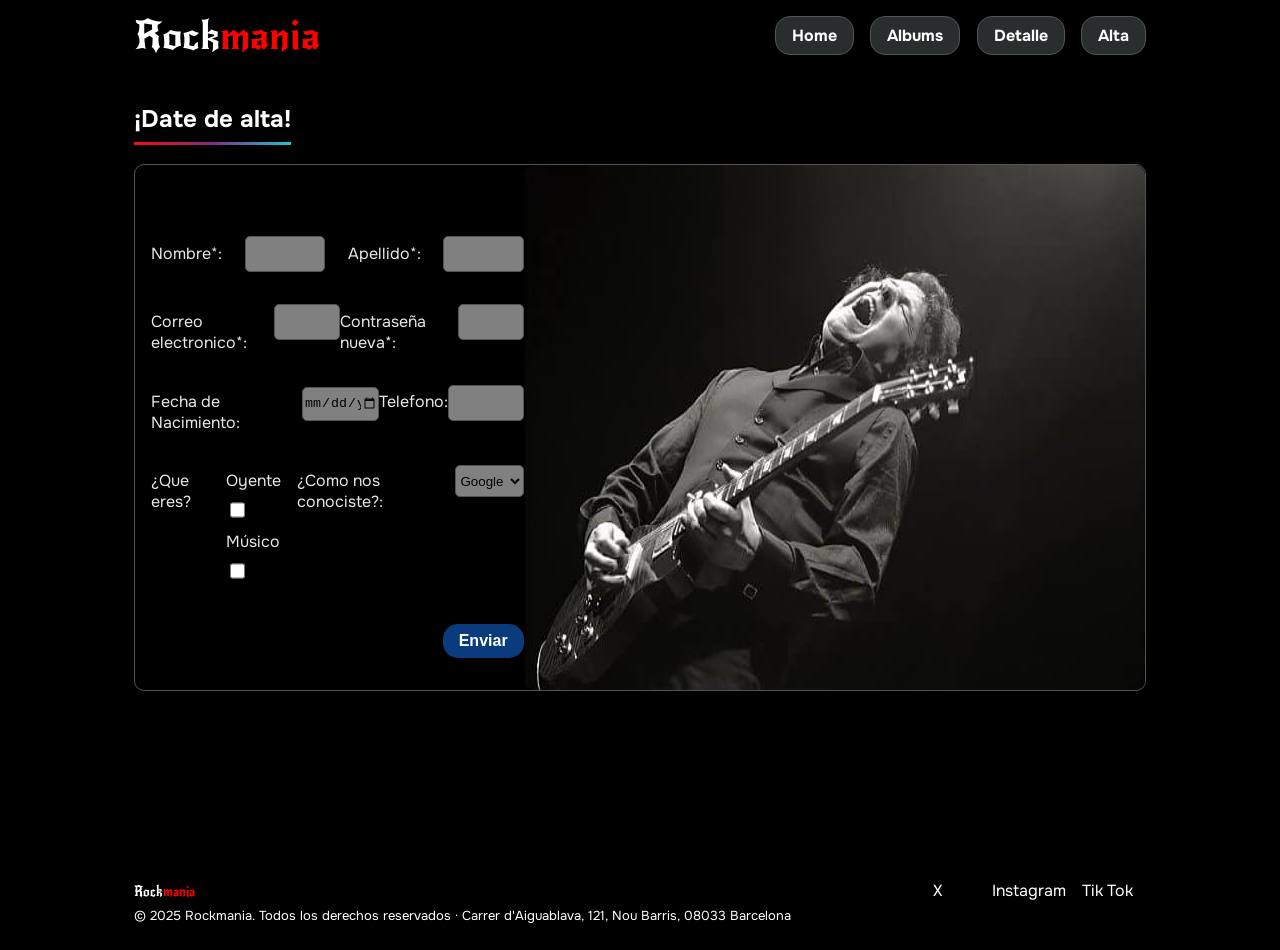
<file: CarracedoEzequiel_Pr2/alta.html>
<!DOCTYPE html>
<html lang="es">

<head>
    <meta charset="UTF-8">
    <meta name="author" content="Ezequiel Ignacio Carracedo">
    <title>Rockmania</title>
    <link rel="icon" type="ico" href="favicon.ico">
    <link rel="stylesheet" href="css/style.css">
    <link rel="stylesheet" href="css/menu.css">
    <link rel="stylesheet" href="css/alta.css">

</head>

<body class="tipo_general">
    <header class="menu_principal">
        <h1 class="font_titulo_pagina">Rock<span>mania</span></h1>
        <nav>
            <ul class="navegacion">
                <li class="boton"><a href="index.html">Home</a></li>
                <li class="boton"><a href="albums.html">Albums</a></li>
                <li class="boton"><a href="detalle.html">Detalle</a></li>
                <li class="boton"><a href="alta.html">Alta</a></li>
            </ul>
        </nav>
    </header>
    <main>
        <div class="encabezado_seccion">
            <h2>¡Date de alta!</h3>
        </div>
        <div>
            <form action="" method="get">
                <div>
                    <label for="nombre">Nombre*:</label>
                    <input type="text" name="nombre" required>
                    <label for="nombre">Apellido*:</label>
                    <input type="text" name="apellido" required>
                </div>
                <div>
                    <label for="correo">Correo electronico*:</label>
                    <input type="email" name="email" required>
                    <label for="password">Contraseña nueva*:</label>
                    <input type="password" name="password" required>

                </div>
                <div>
                    <label for="fechaNacimiento">Fecha de Nacimiento:</label>
                    <input type="date" id="fechaNacimiento" name="fechaNacimiento">
                    <label for="nombre">Telefono:</label>
                    <input type="tel" name="Telefono" required>
                </div>
                <div>
                    <span>¿Que eres?</span>
                    <div>
                        <label for="opcion1">Oyente</label><br>
                        <input type="checkbox" id="opcion1" name="opcion1" value="oyente">
                        <label for="opcion2">Músico</label><br>
                        <input type="checkbox" id="opcion2" name="opcion2" value="musico">
                    </div>
                    <label for="opciones">¿Como nos conociste?:</label>
                    <select id="opciones" name="opciones">
                        <option value="opcion1">Google</option>
                        <option value="opcion2">Amigo/colega</option>
                        <option value="opcion3">Red social</option>
                    </select>
                </div>
                <div id="boton">
                    <button class="boton" type="submit">Enviar</button>
                </div>

            </form>
            <img src="src/imatges/gary_moore.jpg" alt="">
        </div>

    </main>
    <footer class="seccion_footer">
        <div>
            <p class="font_titulo_pagina">Rock<span class="resaltado">mania</span></p>
            <span>&copy; 2025 Rockmania. Todos los derechos reservados · <a
                    href="https://maps.app.goo.gl/htboXodvyVePiQH66"> Carrer d'Aiguablava, 121, Nou Barris, 08033
                    Barcelona </a></span>
        </div>
        <div>
            <div>
                <a href="https://x.com/?lang=es">X</a>
            </div>
            <div>
                <a href="https://www.instagram.com/">Instagram</a>
            </div>
            <div>
                <a href="https://x.com/?lang=es">Tik Tok</a>
            </div>
        </div>
    </footer>

</body>

</html>
</file>
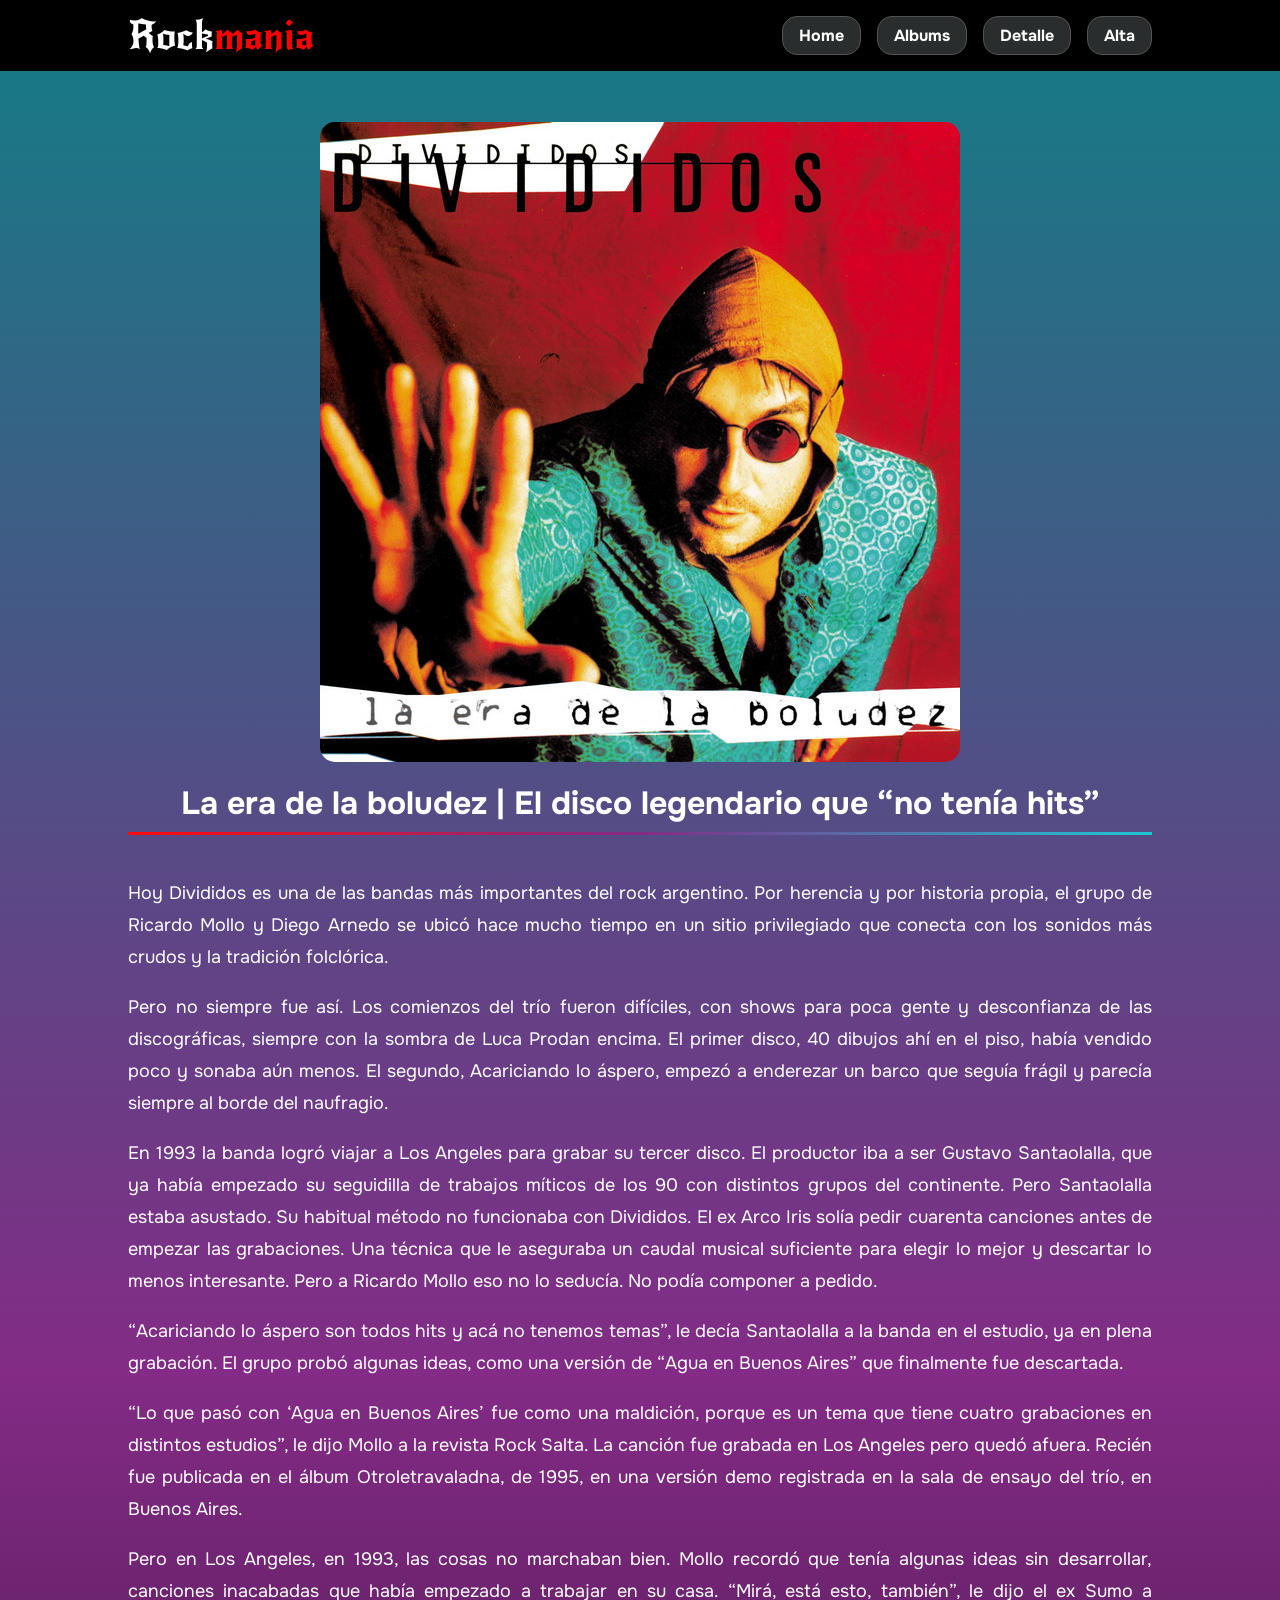
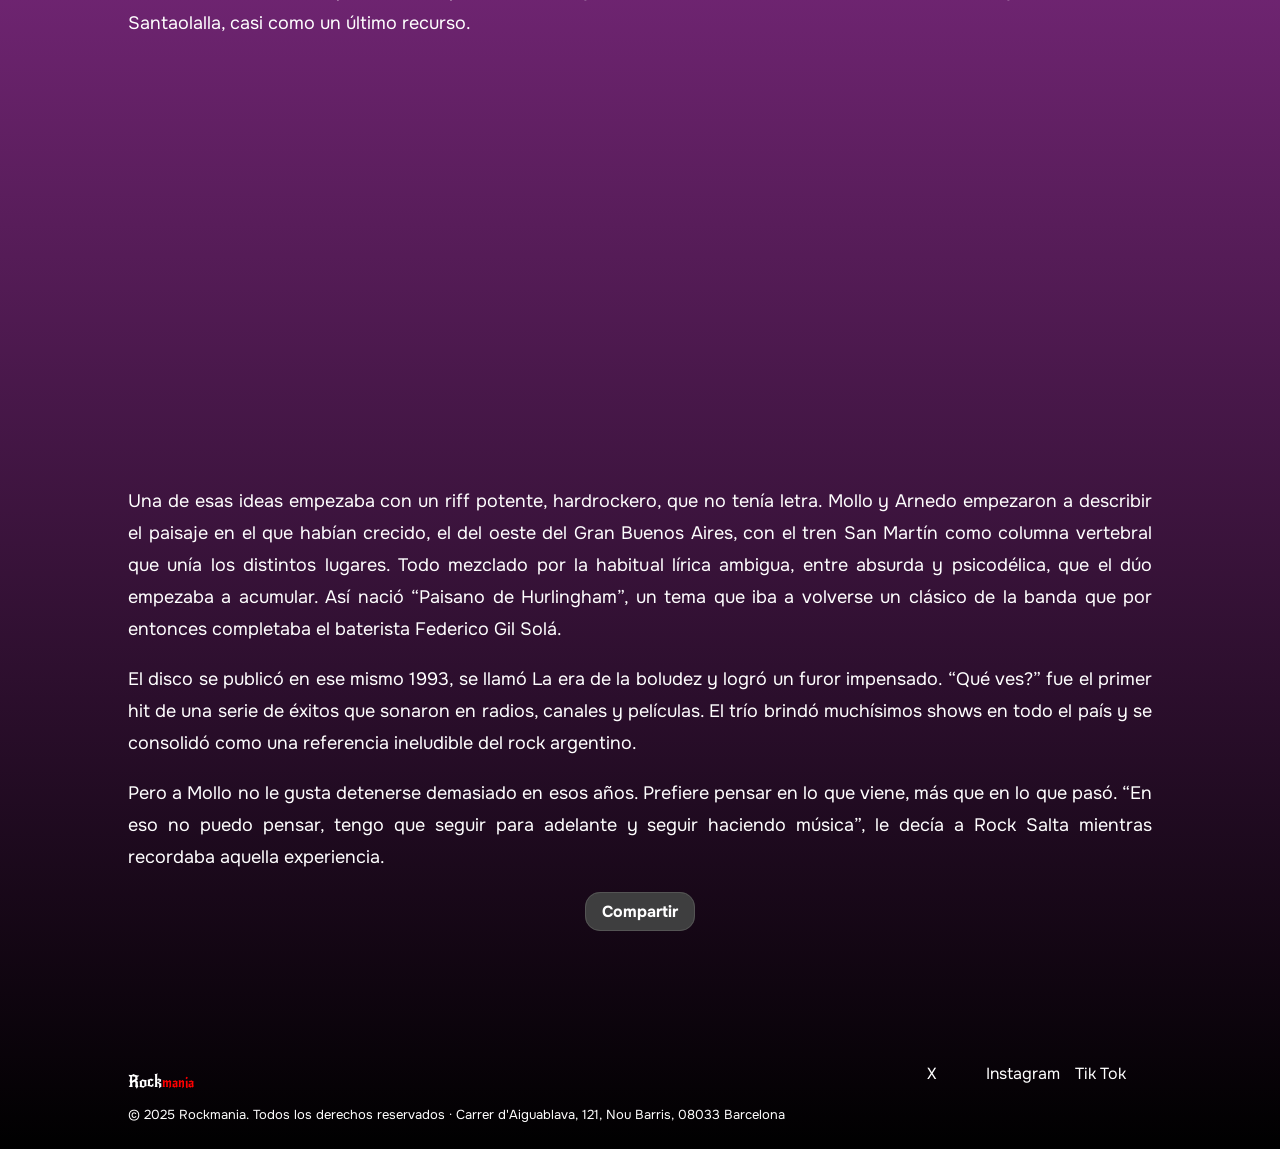
<file: CarracedoEzequiel_Pr2/detalle.html>
<!DOCTYPE html>
<html lang="es">

<head>
    <meta charset="UTF-8">
    <meta name="author" content="Ezequiel Ignacio Carracedo">
    <title>Rockmania</title>
    <link rel="icon" type="ico" href="favicon.ico">
    <link rel="stylesheet" href="css/style.css">
    <link rel="stylesheet" href="css/menu.css">
    <link rel="stylesheet" href="css/detalle.css">

</head>

<body class="tipo_general">
    <header class="menu_principal">
        <h1 class="font_titulo_pagina">Rock<span>mania</span></h1>
        <nav>
            <ul class="navegacion">
                <li class="boton"><a href="index.html">Home</a></li>
                <li class="boton"><a href="albums.html">Albums</a></li>
                <li class="boton"><a href="detalle.html">Detalle</a></li>
                <li class="boton"><a href="alta.html">Alta</a></li>
            </ul>
        </nav>
    </header>
    <main>
        <section>
            <article>
                <img src="src/imatges/Albums/laEraDeLaBoludez.jpeg" alt="laEraDeLaBoludez">
                <div class="cuerpo_articulo">
                    <h4>La era de la boludez | El disco legendario que “no tenía hits”</h4>

                    <p>Hoy Divididos es una de las bandas más importantes del rock argentino. Por herencia y por
                        historia
                        propia, el grupo de Ricardo Mollo y Diego Arnedo se ubicó hace mucho tiempo en un sitio
                        privilegiado
                        que conecta con los sonidos más crudos y la tradición folclórica.</p>
                    <p>Pero no siempre fue así. Los comienzos del trío fueron difíciles, con shows para poca gente y
                        desconfianza de las discográficas, siempre con la sombra de Luca Prodan encima. El primer disco,
                        40
                        dibujos ahí en el piso, había vendido poco y sonaba aún menos. El segundo, Acariciando lo
                        áspero,
                        empezó a enderezar un barco que seguía frágil y parecía siempre al borde del naufragio.</p>
                    <p>
                        En 1993 la banda logró viajar a Los Angeles para grabar su tercer disco. El productor iba a ser
                        Gustavo Santaolalla, que ya había empezado su seguidilla de trabajos míticos de los 90 con
                        distintos
                        grupos del continente. Pero Santaolalla estaba asustado. Su habitual método no funcionaba con
                        Divididos. El ex Arco Iris solía pedir cuarenta canciones antes de empezar las grabaciones. Una
                        técnica que le aseguraba un caudal musical suficiente para elegir lo mejor y descartar lo menos
                        interesante. Pero a Ricardo Mollo eso no lo seducía. No podía componer a pedido.
                    </p>

                    <p>“Acariciando lo áspero son todos hits y acá no tenemos temas”, le decía Santaolalla a la banda en
                        el
                        estudio, ya en plena grabación. El grupo probó algunas ideas, como una versión de “Agua en
                        Buenos
                        Aires” que finalmente fue descartada.</p>
                    <p>“Lo que pasó con ‘Agua en Buenos Aires’ fue como una maldición, porque es un tema que tiene
                        cuatro
                        grabaciones en distintos estudios”, le dijo Mollo a la revista Rock Salta. La canción fue
                        grabada en
                        Los Angeles pero quedó afuera. Recién fue publicada en el álbum Otroletravaladna, de 1995, en
                        una
                        versión demo registrada en la sala de ensayo del trío, en Buenos Aires.

                    </p>
                    <p>Pero en Los Angeles, en 1993, las cosas no marchaban bien. Mollo recordó que tenía algunas ideas
                        sin
                        desarrollar, canciones inacabadas que había empezado a trabajar en su casa. “Mirá, está esto,
                        también”, le dijo el ex Sumo a Santaolalla, casi como un último recurso.</p>

                    <div>
                        <iframe width="720" height="405"
                            src="https://www.youtube.com/embed/I-rMr8G_kh8?si=PHnaskoEtUN-_vnn"
                            title="YouTube video player" frameborder="0"
                            allow="accelerometer; autoplay; clipboard-write; encrypted-media; gyroscope; picture-in-picture; web-share"
                            referrerpolicy="strict-origin-when-cross-origin" allowfullscreen></iframe>
                    </div>

                    <p>Una de esas ideas empezaba con un riff potente, hardrockero, que no tenía letra. Mollo y Arnedo
                        empezaron a describir el paisaje en el que habían crecido, el del oeste del Gran Buenos Aires,
                        con
                        el tren San Martín como columna vertebral que unía los distintos lugares. Todo mezclado por la
                        habitual lírica ambigua, entre absurda y psicodélica, que el dúo empezaba a acumular. Así nació
                        “Paisano de Hurlingham”, un tema que iba a volverse un clásico de la banda que por entonces
                        completaba el baterista Federico Gil Solá.</p>
                    <p>El disco se publicó en ese mismo 1993, se llamó La era de la boludez y logró un furor impensado.
                        “Qué
                        ves?” fue el primer hit de una serie de éxitos que sonaron en radios, canales y películas. El
                        trío
                        brindó muchísimos shows en todo el país y se consolidó como una referencia ineludible del rock
                        argentino.</p>
                    <p>Pero a Mollo no le gusta detenerse demasiado en esos años. Prefiere pensar en lo que viene, más
                        que
                        en lo que pasó. “En eso no puedo pensar, tengo que seguir para adelante y seguir haciendo
                        música”,
                        le decía a Rock Salta mientras recordaba aquella experiencia.</p>

                </div>
                <footer>

                    <div>
                        <span class="boton"> <a href="detalle.html">Compartir</a></span>
                    </div>
                </footer>

            </article>
        </section>
    </main>
    <footer class="seccion_footer">
        <div>
            <p class="font_titulo_pagina">Rock<span class="resaltado">mania</span></p>
            <span>&copy; 2025 Rockmania. Todos los derechos reservados · <a
                    href="https://maps.app.goo.gl/htboXodvyVePiQH66"> Carrer d'Aiguablava, 121, Nou Barris, 08033
                    Barcelona </a></span>
        </div>
        <div>
            <div>
                <a href="https://x.com/?lang=es">X</a>
            </div>
            <div>
                <a href="https://www.instagram.com/">Instagram</a>
            </div>
            <div>
                <a href="https://x.com/?lang=es">Tik Tok</a>
            </div>
        </div>
    </footer>

</body>

</html>
</file>
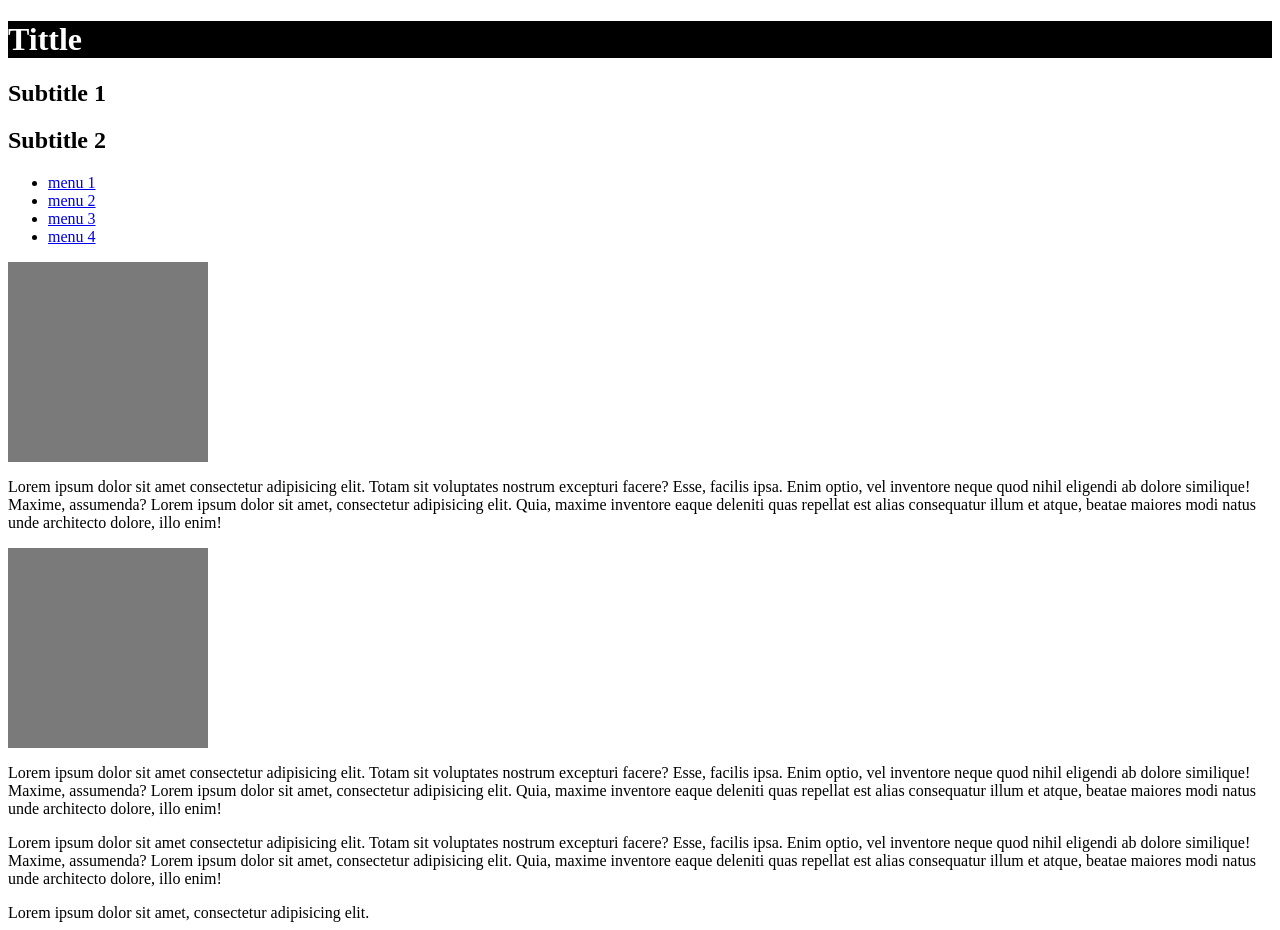
<file: css/Ej1Act2.html>
<!DOCTYPE html>
<html lang="en">

<head>
    <meta charset="UTF-8">
    <meta name="viewport" content="width=device-width, initial-scale=1.0">
    <title>Document</title>
    <link rel="stylesheet" href="Ej1Act2.css">
</head>

<body>
    <header>

        <h1>Tittle</h1>
        <div class="subtitle">
            <h2>Subtitle 1</h2>
            <h2>Subtitle 2</h2>
        </div>
        <nav>
            <ul>
                <li><a href="#">menu 1</a></li>
                <li><a href="#">menu 2</a></li>
                <li><a href="#">menu 3</a></li>
                <li><a href="#">menu 4</a></li>
            </ul>
    </header>
    <main>
        <article>
            <div class="cuadrat"></div>
            <p>Lorem ipsum dolor sit amet consectetur adipisicing elit. Totam sit voluptates nostrum excepturi facere?
                Esse, facilis ipsa. Enim optio, vel inventore neque quod nihil eligendi ab dolore similique! Maxime,
                assumenda? Lorem ipsum dolor sit amet, consectetur adipisicing elit. Quia, maxime inventore eaque
                deleniti quas repellat est alias consequatur illum et atque, beatae maiores modi natus unde architecto
                dolore, illo enim!</p>
        </article>
        <article>
            <div class="cuadrat"></div>
            <p>Lorem ipsum dolor sit amet consectetur adipisicing elit. Totam sit voluptates nostrum excepturi facere?
                Esse, facilis ipsa. Enim optio, vel inventore neque quod nihil eligendi ab dolore similique! Maxime,
                assumenda? Lorem ipsum dolor sit amet, consectetur adipisicing elit. Quia, maxime inventore eaque
                deleniti quas repellat est alias consequatur illum et atque, beatae maiores modi natus unde architecto
                dolore, illo enim!</p>
            <p>Lorem ipsum dolor sit amet consectetur adipisicing elit. Totam sit voluptates nostrum excepturi facere?
                Esse, facilis ipsa. Enim optio, vel inventore neque quod nihil eligendi ab dolore similique! Maxime,
                assumenda? Lorem ipsum dolor sit amet, consectetur adipisicing elit. Quia, maxime inventore eaque
                deleniti quas repellat est alias consequatur illum et atque, beatae maiores modi natus unde architecto
                dolore, illo enim!</p>
        </article>
    </main>
    <footer>Lorem ipsum dolor sit amet, consectetur adipisicing elit.</footer>
</body>

</html>
</file>
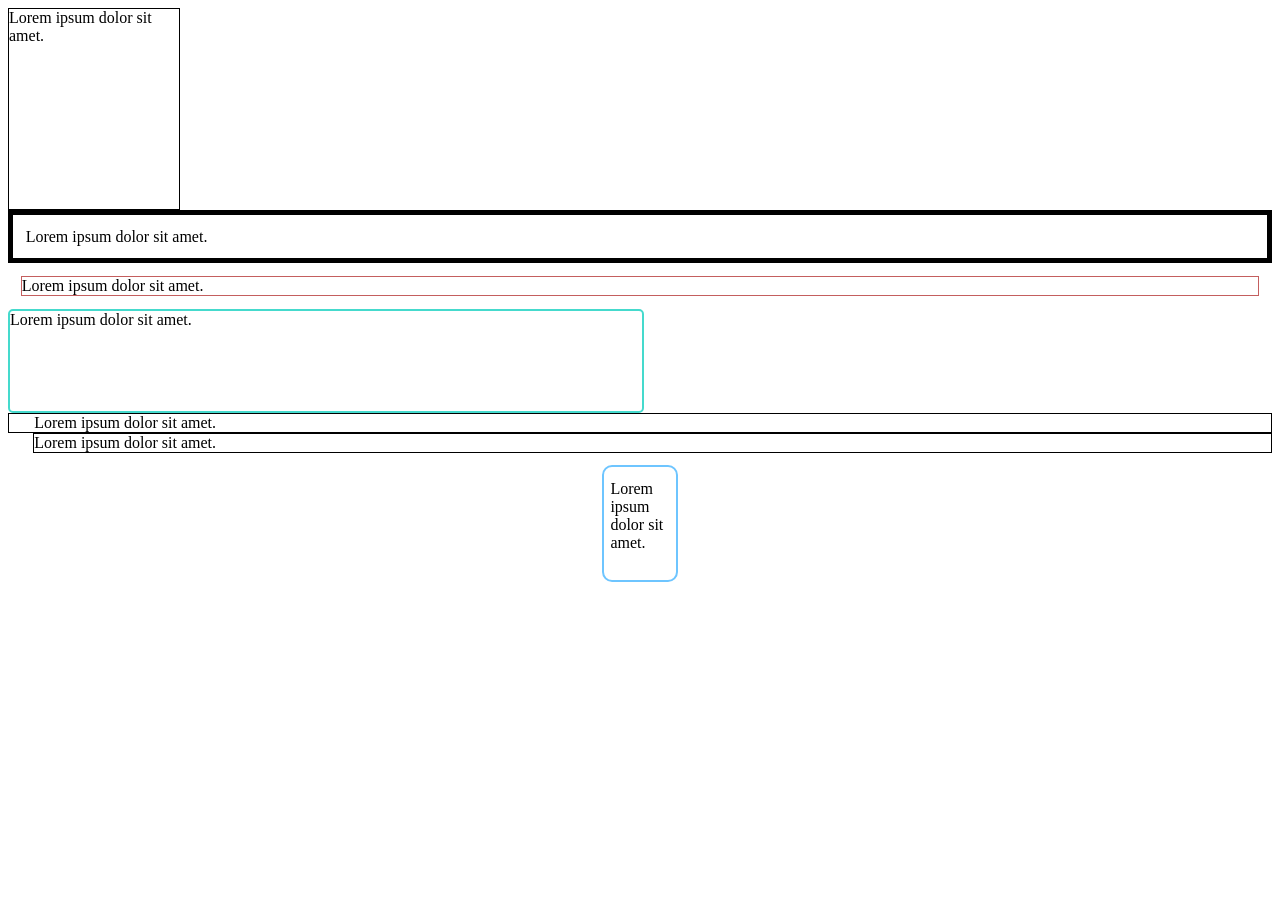
<file: css/ej4.html>
<!DOCTYPE html>
<html lang="en">
<head>
    <meta charset="UTF-8">
    <title>Box Properties</title>
    <link rel="stylesheet" href="ej4.css">
</head>
<body>
<div class="figure1">Lorem ipsum dolor sit amet.</div>
<div class="figure2">Lorem ipsum dolor sit amet.</div>
<div class="figure3">Lorem ipsum dolor sit amet.</div>
<div class="figure4">Lorem ipsum dolor sit amet.</div>
<div class="figure5">Lorem ipsum dolor sit amet.</div>
<div class="figure6">Lorem ipsum dolor sit amet.</div>
<div class="figure7">Lorem ipsum dolor sit amet.</div>
</body>
</html>
</file>
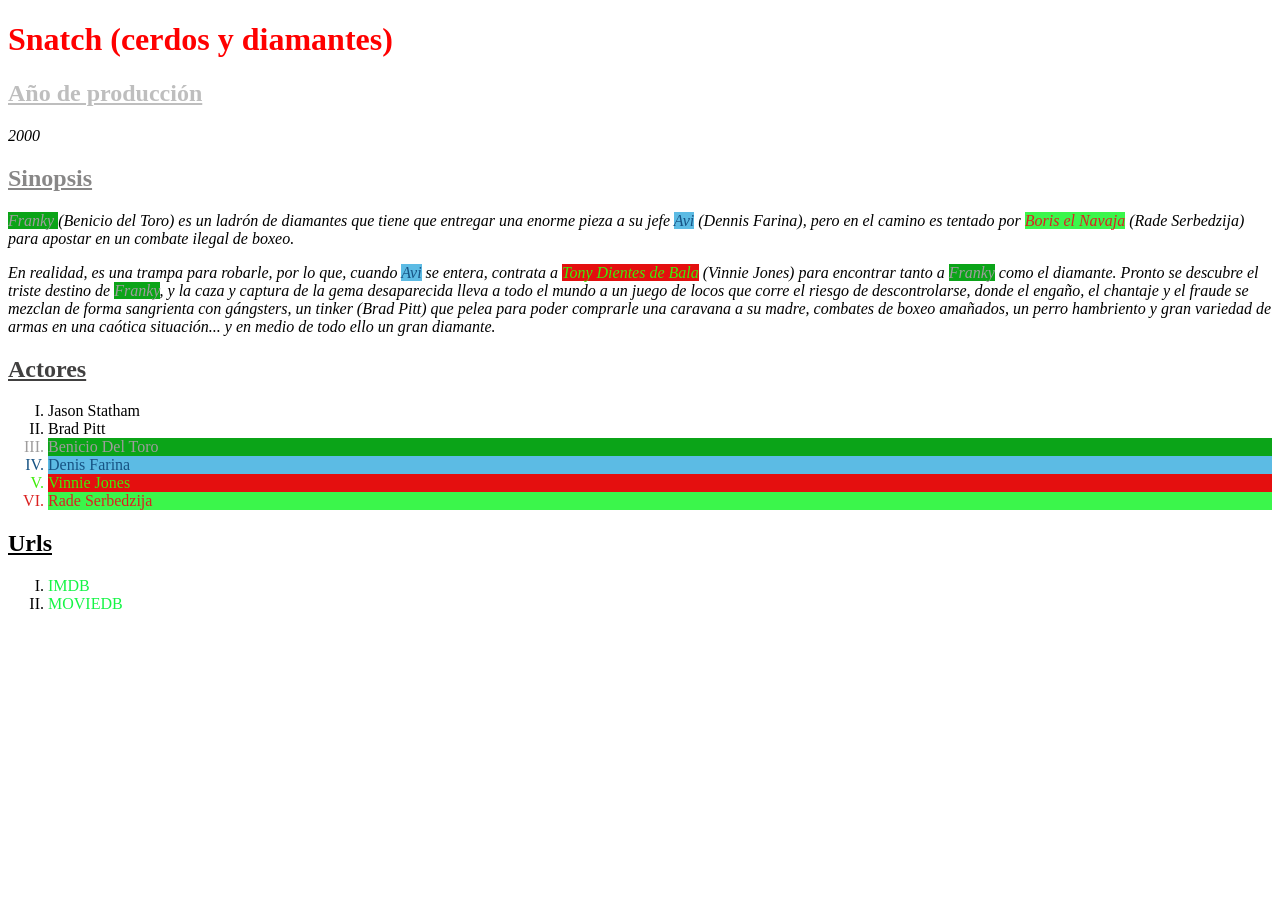
<file: css/ejercicio1.html>
<!DOCTYPE html>
<html lang="en">

<head>
    <meta charset="UTF-8">
    <title>Snatch (cerdos y diamantes)</title>
    <link rel="stylesheet" href="ej1.css">
</head>

<body>
    <section></section>
    <h1>Snatch (cerdos y diamantes)</h1>
    <h2>Año de producción</h2>
    <p>2000</p>
    <h2>Sinopsis</h2>
    <p><span class="franky">Franky </span>(Benicio del Toro) es un ladrón de diamantes que tiene que entregar una enorme
        pieza a su
        jefe
        <span class="avi">Avi</span> (Dennis
        Farina), pero en el camino es tentado por <span class="boris">Boris el Navaja</span> (Rade Serbedzija) para apostar en un
        combate
        ilegal de
        boxeo.
    </p>
    <p>En realidad, es una trampa para robarle, por lo que, cuando <span class="avi">Avi</span> se entera, contrata a
        <span class="tony">Tony
            Dientes
            de Bala</span>
        (Vinnie
        Jones) para encontrar tanto a <span class="franky">Franky</span> como el diamante. Pronto se descubre el triste
        destino de
        <span class="franky">Franky</span>, y la caza
        y
        captura de la gema desaparecida lleva a todo el mundo a un juego de locos que corre el riesgo de descontrolarse,
        donde
        el engaño, el chantaje y el fraude se mezclan de forma sangrienta con gángsters, un tinker (Brad Pitt) que pelea
        para
        poder comprarle una caravana a su madre, combates de boxeo amañados, un perro hambriento y gran variedad de
        armas en una
        caótica situación... y en medio de todo ello un gran diamante.
    </p>
    </section>
    <section>
        <h2>Actores</h2>
        <ol>
            <li>Jason Statham</li>
            <li>Brad Pitt</li>
            <li class="franky">Benicio Del Toro</li>
            <li class="avi">Denis Farina</li>
            <li class="tony">Vinnie Jones</li>
            <li class="boris">Rade Serbedzija</li>
        </ol>
    </section>
    <footer>
        <h2>Urls</h2>
        <ul>
            <li><a href="https://www.imdb.com/title/tt0208092/">IMDB</a></li>
            <li><a href="https://www.themoviedb.org/movie/107-snatch">MovieDB</a></li>
        </ul>
    </footer>
</body>

</html>
</file>
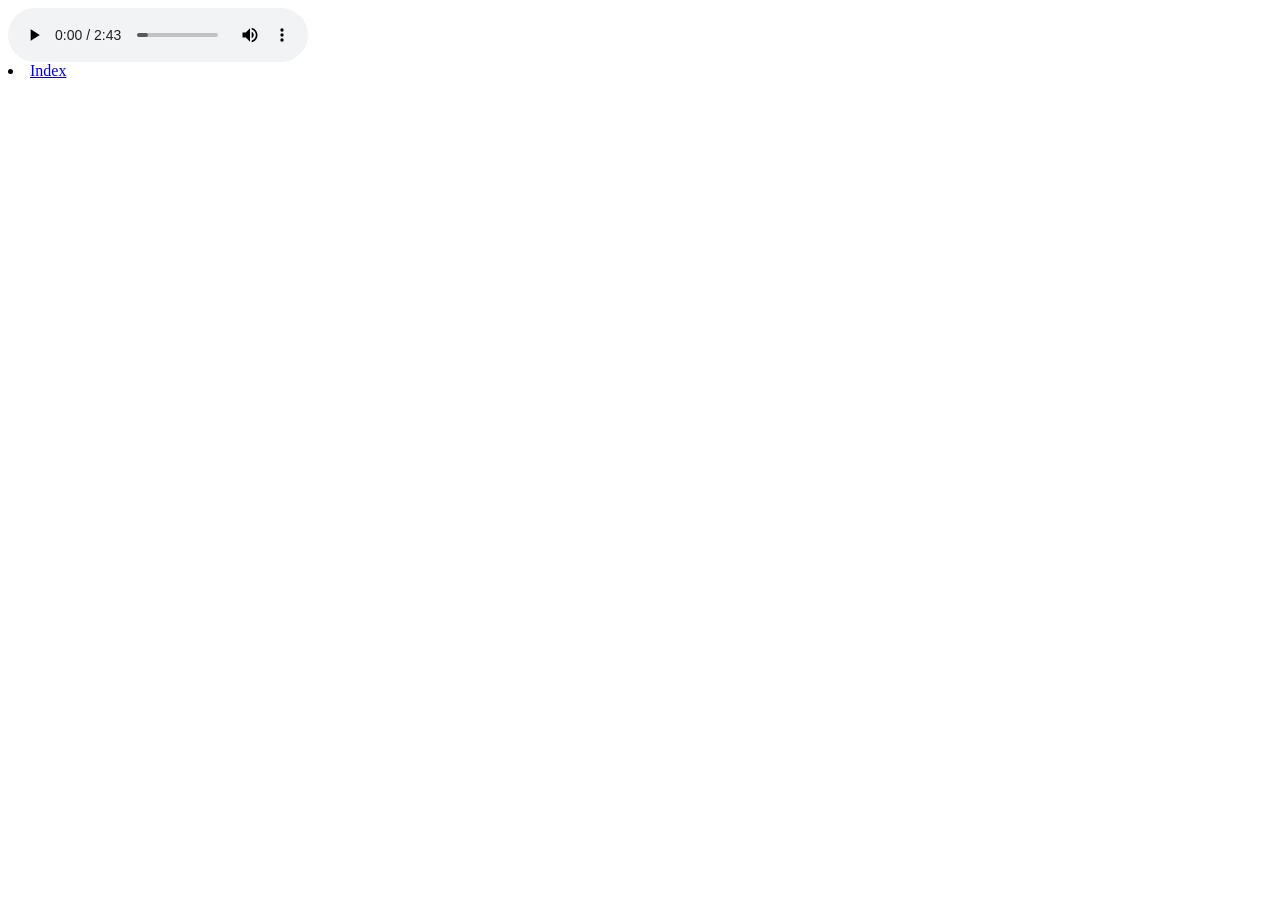
<file: html/audio.html>
<html>

<head>
    <meta charset="UTF-8">
    <meta name="viewport" content="width=device-width, initial-scale=1.0">
    <title>Main Theme</title>
</head>

<body>
    <audio controls="controls" src="Metal Gear Solid Main Theme.mp3">Main Theme</audio>
    <li><a href="index.html">Index</a></li>
</body>
</html>
</file>
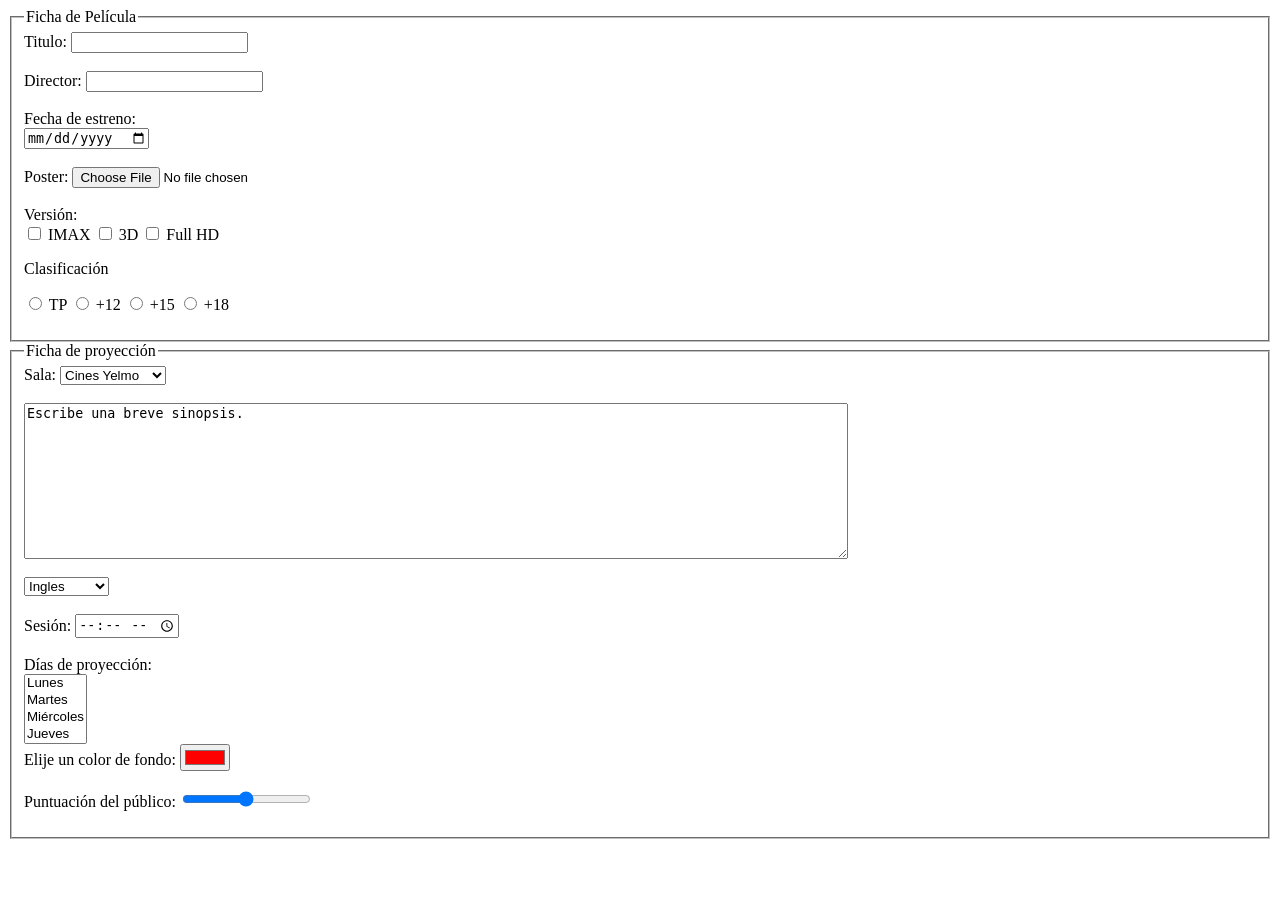
<file: html/formulario.html>
<html>
<fieldset>
    <legend>Ficha de Película</legend>
    <form action="formulario.php" method="post">
        <label for="titulo">Titulo:</label>
        <input type="text" id="titulo" name="titulo" required><br><br>
        <label for="director">Director:</label>
        <input type="text" id="email" name="email" required><br><br>
        <label for="fechaDeEstreno">Fecha de estreno:</label><br>
        <input type="date"><br><br>
        <label for="poster">Poster:</label>
        <input type="file" id="poster" name="poster" accept="image/*"><br><br>
        <label for="version">Versión:</label><br>
        <input type="checkbox" id="imax" value="IMAX">
        <label for="imax">IMAX </label>
        <input type="checkbox" id="tresD" value="3D">
        <label for="tresD">3D </label>
        <input type="checkbox" id="full_HD" value="Full HD">
        <label for="full_HD">Full HD </label><br>
        <p>Clasificación</p>
        <form>
            <input type="radio" id="tp" name="tp" value="tp">
            <label for="tp">TP</label>
            <input type="radio" id="mes12" name="mes12" value="mes12">
            <label for="mes12">+12</label>
            <input type="radio" id="mes15" name="mes15" value="mes15">
            <label for="mes15">+15</label>
            <input type="radio" id="mes18" name="mes18" value="mes18">
            <label for="mes18">+18</label>
        </form>
    </form>
</fieldset>
<fieldset>
    <legend>Ficha de proyección</legend>
    <form action="formulario.php" method="post">
        <label for="sala">Sala:</label>
        <select id="salas" name="salas">
            <option value="yelmo">Cines Yelmo</option>
            <option value="cinesa">Cinesa</option>
            <option value="barrio">Cine de barrio</option>
            <option value="fullhd">Cines Full Hd</option>
        </select><br><br>
        <textarea name="message" rows="10" cols="100">Escribe una breve sinopsis.</textarea><br><br>
        <select id="idioma" name="idioma">
            <option value="ingles">Ingles</option>
            <option value="castellano">Castellano</option>
            <option value="catalan">Catalán</option>
        </select><br><br>
        <label for="sesion">Sesión:</label>
        <input type="time" id="sesion" name="sesion" required><br><br>
        <label for="diasProyeccion">Días de proyección:</label><br>
        <select id="idioma" name="idioma" size="4">
            <option value="lunes">Lunes</option>
            <option value="martes">Martes</option>
            <option value="miercoles">Miércoles</option>
            <option value="jueves">Jueves</option>
            <option value="viernes">Viernes</option>
        </select><br>
        <label for="color">Elije un color de fondo:</label>
        <input type="color" id="color" name="color" value="#ff0000"><br><br>
        <label for="puntuacion">Puntuación del público:</label>
        <input type="range" id="puntuacion" name="puntuacion" min="0" max="10"><br>
    </form>
</fieldset>

</html>
</file>
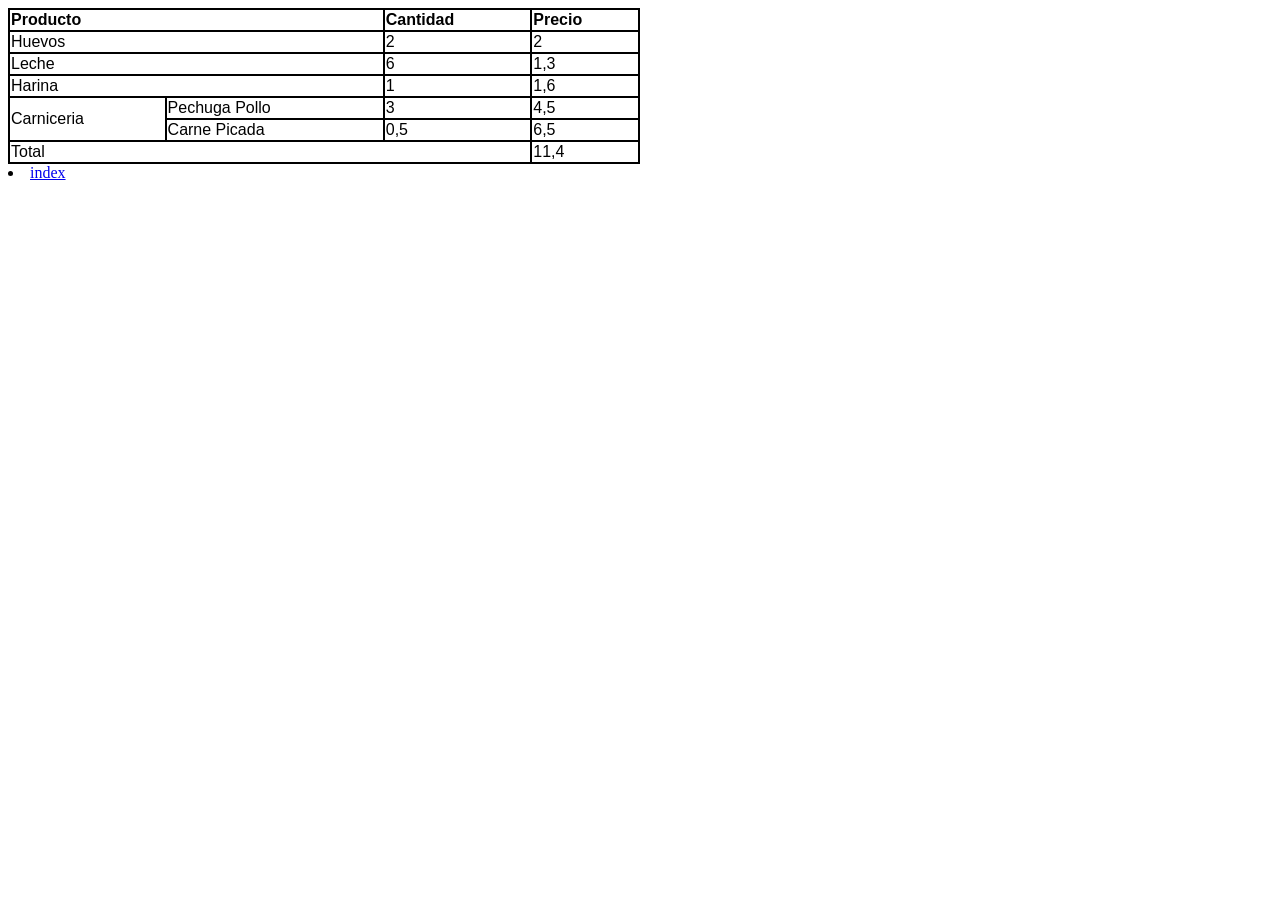
<file: html/tabla.html>
<html>
<head>
    <meta charset="UTF-8">
    <meta name="viewport" content="width=device-width, initial-scale=1.0">
    <title>Tabla de Productos</title>
</head>
<body>
<style>
    table {
        font-family: Arial, sans-serif;
        border-collapse: collapse;
        width: 50%;
    }

    td,
    th {
        border: 2px solid #000000;
        text-align: left;
        padding: 1px;

    }

    tr:nth-child(even) {
        background-color: #ffffff;
    }
</style>
<section>
    <table>
        <tr>
            <th colspan="2">Producto</th>
            <th>Cantidad</th>
            <th>Precio</th>
        </tr>
        <tr>
            <td colspan="2">Huevos</td>
            <td>2</td>
            <td>2</td>
        </tr>
        <tr>
            <td colspan="2">Leche</td>
            <td>6</td>
            <td>1,3</td>
        </tr>
        <tr>
            <td colspan="2">Harina</td>
            <td>1</td>
            <td>1,6</td>
        </tr>
        <tr>
            <td rowspan="2" >Carniceria</td>
            <td>Pechuga Pollo</td>
            <td>3</td>
            <td>4,5</td>
        </tr>
        <tr>
             <td>Carne Picada</td>
                <td>0,5</td>
                <td>6,5</td>
        </tr>
        <tr>
            <td colspan="3">Total</td>
            <td>11,4</td>
    </table>
</section>
<li><a href="index.html">index</a></li>
</body>
</html>
</file>
<file: CarracedoEzequiel_Pr2/css/style.css>
@import url('https://fonts.googleapis.com/css2?family=New+Rocker&display=swap');
@import url('https://fonts.googleapis.com/css2?family=Onest:wght@100..900&display=swap');

body {
    background-color: #000000;
    color: #ffffff;
    margin-top: 0;
}

*{
 /*border: 1px solid blanchedalmond;*/
   
}

.tipo_general {
    font-family: "Onest", sans-serif;
    font-optical-sizing: auto;
    font-style: normal;
}

.font_titulo_pagina {
    font-family: "New Rocker", system-ui;
    font-weight: 400;
    font-style: normal;
    font-size: 250%;
    margin-top: 0.5%;
    margin-bottom: 0.5%;
}

.font_titulo_pagina span{
    color: red;
}


.boton {
    padding: .50rem 1rem;
    font-weight: bold;
    border-radius: 15px;
    border: 1px solid rgb(84, 84, 84);
}


.tag {

    border: 1px solid rgb(84, 84, 84);
    border-radius: 10px;
    font-size: smaller;
    padding: .2rem 0.5rem;
    display: inline-block;
}

a {
    text-decoration: none;
    color: #ffffff;
}


/*Encabezado general secciones (titulo y enlace a detalle)*/

.encabezado_seccion {
    padding-left: 10%;
    padding-right: 10%;
    padding-top: 1%;
    display: flex;
    justify-content: space-between;
    align-items: center;
    width: 80%;

    h2 {
        border-bottom: 3px solid transparent;
        padding-bottom: .5rem;
        border-image: linear-gradient(to right, #fd0a0a, #832b86, rgb(28, 200, 212)) 1;

    }
}



/*Footer*/

.seccion_footer {
    padding-left: 10%;
    padding-right: 10%;
    display: flex;
    justify-content: space-between;
    margin-bottom: 2%;
}

footer .font_titulo_pagina{
    font-size: medium ;
}

.seccion_footer span{
    font-size: small;
}

.seccion_footer div:nth-child(2){
    display: flex;
    justify-content: space-between;
    width: 20%;
}
</file>
<file: CarracedoEzequiel_Pr2/css/index.css>
/*Fondos*/

#albums {
    background: linear-gradient(to top, #010303, #257278);
}

#artistas_destacados {
    background: linear-gradient(to top, #000000, #832b86);
}

#top_canciones {
    background-color: #0c0c0c;
}



/*Encabezado general secciones (titulo y enlace a detalle)*/

.encabezado_seccion {
    padding-left: 10%;
    padding-right: 10%;
    padding-top: 1%;
    display: flex;
    justify-content: space-between;
    align-items: center;
    width: 80%;

    h2 {
        border-bottom: 3px solid transparent;
        padding-bottom: .5rem;
        border-image: linear-gradient(to right, #fd0a0a, #832b86, rgb(28, 200, 212)) 1;

    }
}


.container_tags {
    width: 50%;
    display: flex;
    gap: 15px;
}

/* Articulo Principal*/

.container_articulo_principal {
    display: flex;
    justify-content: space-between;
    padding-left: 10%;
    padding-right: 10%;
    padding-top: 1%;
    padding-bottom: 2%;
}

.container_articulo_principal h2 {
    font-size: 300%;
}

.container_articulo_principal h2>span:first-child {
    background: linear-gradient(to right, #f81414, #e260aa, rgb(226, 16, 233));
    -webkit-background-clip: text;
    -webkit-text-fill-color: transparent;

}

.container_articulo_principal footer {
    display: block;
}

.container_articulo_principal img {
    border-radius: 5%;
    padding-bottom: 2%;
}

.lista_articulo_principal {

    list-style: none;
    display: flex;
    gap: 15px;
    padding: 0;
}

.lista_articulo_principal .boton:first-child {
    background: linear-gradient(to right, #fd0a0a, #832b86, rgb(28, 200, 212)) padding-box;
}

.lista_articulo_principal .boton:first-child:hover {
    background: linear-gradient(to left,  #fd0a0a, #832b86, rgb(28, 200, 212)) padding-box;
}

.lista_articulo_principal .boton:nth-child(2) {
    background-color: #189f1f;
}

.lista_articulo_principal .boton:nth-child(2):hover {
    background-color: #376c39;
}

.container_articulo_principal p {
    width: 70%;
    text-align: justify;
}




/* Seccion album */

#albums .encabezado_seccion span {
    background-color: #31a3ac;
    border: 1px solid #96aeaf;
}

#albums .encabezado_seccion span:hover {
    background-color: #147c83;
}

.seccion_album {
    margin-top: 1%;
    padding-left: 10%;
    padding-right: 10%;
    display: flex;
    flex-wrap: wrap;
    justify-content: space-between;
}

.container_album {
    width: 18%;
    background: #202020;
    border-radius: 15px;
    margin-bottom: 2%;
    min-height: 27rem;



    img {
        width: 100%;
        border-radius: 15px 15px 0 0;
        object-fit: cover;
    }
}

.texto_album {
    padding-left: 1.5rem;
    padding-right: 1rem;

    span {
        font-size: small;
    }
}

.texto_album h3 {
    margin: 0;
    margin-top: 0.5rem;
    font-size: medium;
}

.texto_album .tag {
    margin-top: 2%;
    font-size: x-small;
}


.texto_album .boton {
    background: linear-gradient(to right, #39b7d6, #285e6d) padding-box;
    padding: .20rem .50rem;
    font-size: small;
    list-style: none;
    margin-top: 1.50rem;
}

.texto_album .boton:hover {
    background: linear-gradient(to left, #39b7d6, #285e6d) padding-box;
}



.container_album footer>div {
    display: flex;
    flex-wrap: wrap;
}


/* Seccion Artistas */

.seccion_artista {
    padding-left: 10%;
    width: 80%;
    display: flex;
    flex-wrap: wrap;
    justify-content: space-between;
}

.container_artista {
    width: 23%;
    height: fit-content;
    margin-bottom: 1%;
    background-color: #8f086d;
    border-radius: 15px;
    display: flex;

}

.container_artista>img {
    width: 35%;
    object-fit: contain;
    border-radius: 15px 0 0 15px;
}


.container_artista>div {
    margin-left: 5%;
}

.container_artista h4 {
    margin-bottom: 0.5rem;
}

.container_artista span {
    font-size: medium;
}

.estrellas_ranking {
    display: flex;
    margin-top: 5%;

}

.estrellas_ranking img {
    width: 10%;
    background-image: none;
    margin-right: 1%;

}


/* Conciertos y aside*/

.conciertos_aside_container {
    padding-left: 10%;
    padding-right: 10%;
    display: flex;
    justify-content: space-between;

}

.recuadro_proximos_conciertos {
    width: 60%;
    height: 31rem;
    display: flex;
    border: 15px solid rgb(30, 142, 164);
    border-radius: 15px;
}

.recuadro_proximos_conciertos>article:nth-child(2) {
    border-right: 15px solid rgb(30, 142, 164);
    border-left: 15px solid rgb(30, 142, 164);
}

.container_concierto {
    width: 33.33%;


    img {
        width: 100%;
        object-fit: contain;
    }
}

.container_concierto>div {
    padding-left: 5%;
    padding-right: 3%;
}

.container_concierto>div>span {
    font-size: small;
}

.container_concierto footer {
    display: flex;
    flex-wrap: wrap;
    gap: 9px;
    margin-top: 7%;

}

.container_concierto footer>span {
    background-color: #67084f;
    font-size: x-small;
}


/*Aside*/
aside {
    display: flex;
    flex-direction: column;
}

.container_radio {
    margin-bottom: 5%;
    background-color: #202020;
    border-radius: 15px;
    height: 26.5rem;

}

.container_radio img {
    width: 100%;
    border-radius: 15px 15px 0 0;

}

.container_radio h3 {
    padding-left: 4%;
}

.container_radio a {
    padding-left: 4%;
    margin-left: 4%;
    background-color: #1b9922;
}

.container_radio a:hover {
    background: linear-gradient(to right, #f81414, #e260aa, rgb(226, 16, 233));

}

.container_radio div {
    padding-left: 4%;
    font-weight: bold;
    font-size: large;
    padding-top: 0.5rem;
    padding-bottom: 0.5rem;

}


/*Seccion top 10*/

#top_canciones {
    border: 1px solid rgb(86, 85, 85);
    padding-bottom: 5%;
    margin-bottom: 10%;
}

.seccion_top_canciones {
    padding-left: 10%;
    padding-right: 10%;

}

.top_lista {
    width: 60%;
    display: flex;
    justify-content: space-between;
    padding-left: 1%;
}

.top_lista a {
    font-style: italic;
}
</file>
<file: CarracedoEzequiel_Pr2/css/menu.css>
.menu_principal {
    position: sticky;
    top: 0;
    background-color: #000000;
    display: flex;
    justify-content: space-between;
    padding-left: 10%;
    padding-right: 10%;
    box-sizing: border-box;
    align-items: center;
}

.navegacion {
    display: flex;
    list-style: none;
    justify-content: end;
    gap: 5%;
}

.navegacion .boton:hover {
    background-color: rgb(234, 4, 4);
}

nav .boton {
    background-color: rgb(42, 45, 45);
    border: 1px solid rgb(84, 84, 84);

}
</file>
<file: CarracedoEzequiel_Pr2/css/albums.css>
body {
    margin: 0;
    background: linear-gradient(to top, #000000, #4f0451, rgb(91, 4, 4));
}

section {
    padding-left: 10%;
    padding-right: 10%;

}

section>div:first-child{
    text-align: center;
    display: flex;
    justify-content: center;
}


h2 {
    width: fit-content;
    border-bottom: 3px solid transparent;
    padding-bottom: .5rem;
    border-image: linear-gradient(to right, #fd0a0a, #832b86, rgb(28, 200, 212)) 1;
    font-size: xx-large;
}


/*tarjetas albums*/

article>div {
    display: flex;
    flex-direction: column;
}

article>div>div:nth-child(2) {
    width: 50%;
    border: 2px solid red;
    position: relative;
}

article {
    margin-top: 2%;
    border-radius: 15px;
    background: #46454577;
    width: 100%;
    height: 352px;
    display: flex;
}


article img {
    width: 352px;
    height: 352px;
    border-radius: 15px 0 0 15px;
    object-fit: cover;
}

.cuerpo_tarjeta {
    padding-left: 4%;
    display: flex;
    text-align: justify;
    justify-content: space-between;
   
}

.cuerpo_tarjeta div:first-child {
    display: flex;
    flex-direction: column;
    width: 50%;
    margin-right: 2%;
  

}



h3 {
    text-align: center;
    font-size: x-large;
}


.boton {
    background: #056a15;
    
 
   
}

.boton:hover {
    background: #08af24;
}


.cuerpo_tarjeta div:first-child p {
    font-size: medium;
}

#boton{
    display: flex;
   justify-content: center;
   margin-top: auto;
}


.cuerpo_tarjeta div:nth-child(2) {
    width: 45%;
    height: 352px;
    border-radius: 0 15px 15px 0;
}

footer {
    margin-top: 8%;
    margin-bottom: 0;
}
</file>
<file: CarracedoEzequiel_Pr2/css/alta.css>
h3 {
    margin-top: 4%;
    padding-left: 10%;
}

main>div:nth-child(2) {
    margin-top: 0%;
    margin-left: 10%;
    margin-right: 10%;
    border: 1px solid rgb(84, 84, 84);
    border-radius: 10px;
    display: flex;
    justify-content: space-between;
}



form {
    margin-top: 7%;
    width: 47%;
    display: flex;
    flex-wrap: wrap;
    justify-content: space-between;
    margin-left: 1rem;

}

form>label {

    display: inline-block;
    width: 20%;
    color: rgb(206, 206, 206);
}

input,
select {
    width: 20%;
    height: 2rem;
    border-radius: 5px;
    border: 1px solid rgb(84, 84, 84);
    background-color: grey;
}


form>div {
    display: flex;
    margin-bottom: 2rem;
    height: fit-content;
    justify-content: space-between;
    align-items: baseline;
    color: rgb(233, 231, 231);

    width: 100%;
}



#boton {
    display: flex;
    justify-content: flex-end;
    width: 100%;
}

.boton {
    font-size: medium;
    background-color: rgb(10, 59, 124);
    border: none;
    color: white;
}

.boton:hover {
    background-color: purple;
    cursor: pointer;
}

footer {
    position: relative;
    margin-top: 15%;
    width: 78vw;
}

footer .font_titulo_pagina{
    font-size: smaller;
}

img{
    border-radius: 10px;
}
</file>
<file: CarracedoEzequiel_Pr2/css/detalle.css>
body{
    margin: 0;
    background: linear-gradient( to top, #000000, #832b86, rgb(18, 125, 133)) ;
}

article {
    padding-left: 10%;
    padding-right: 10%;
    display: flex;
    flex-direction: column;
    margin-top: 4%;
}


div>h4 {
    
    margin-top: 2%;
    text-align: center;
    font-size:xx-large;
    border-bottom: 3px solid transparent;
    padding-bottom: .5rem;
    border-image: linear-gradient(to right, #fd0a0a, #832b86, rgb(28, 200, 212)) 1;


}
div>p{
    font-size: large;
}

.cuerpo_articulo>div {
    display: flex;
    justify-content: center;
    align-items: center;
    margin-top: 2%;
    margin-bottom: 2%;


}



img {
    border-radius: 15px;
    margin: auto;

}


p {
    text-align: justify;
    line-height: 2rem;

}

body>footer {
    position: relative;
    margin-top: 11%;
    width: 78vw;
}

article>footer{
    display: flex;
    flex-direction: column;
    margin: auto;
    margin-top: 1%;
}

.boton{
    background-color:#3e3e3f;
}

.boton:hover{
    background-color: #fd0a0a;
    cursor: pointer;
}
</file>
<file: css/Ej1Act2.css>
.cuadrat{
    background-color: rgb(122, 122, 122);
    width: 200px;
    height: 200px;
}

h1{
    background-color: black;
    color: white;
}

.subtitle{
    display: inline;
}
</file>
<file: css/ej4.css>
body *{
    border: 1px solid black
}

.figure1{
    width: 170px;
    height: 200px;
}

.figure2{
    border: 5px solid black;
    padding: 1%;
}

.figure3{
   border: 1px solid rgb(196, 94, 94);
   margin: 1%;
}

.figure4 {
    border: 2px solid rgb(69, 218, 205);
    border-radius: 5px;
    width: 50%;
    height: 100px;
    
}

.figure5{
    padding-left: 2%;
}

.figure6{
    margin-left: 2%;
}

.figure7{

    border: 2px solid rgb(110, 197, 255);
    border-radius: 10px;
    height: 100px;
    margin-top: 1%;
    margin-right: 47%;
    margin-left: 47%;
    padding-left: 0.5%;
    padding-right: 0.5%;
    padding-top: 1%;
}
</file>
<file: css/ej1.css>
h1,
span {
    color: #ff0000;
}

h1~h2 {
    color: #bebebe;
    text-decoration: underline;
}

h2:nth-of-type(2) {
    color: #888787;
    text-decoration: underline;
}

section h2:first-child {
    color: #414040;
    text-decoration: underline;
}



footer>h2 {
    color: #000000;
    text-decoration: underline;
}


p {
    font-style: italic;
}

li{
  list-style-type: upper-roman;
}

a {
    color: #15f545;
    text-transform: uppercase;
    text-decoration: none;
}

.franky {
    color: #9f9d9d;
    background-color: #0ba418
}
.avi {
    color: #175384;
    background-color: #5cbbe4
}
.boris {
    color: #db2121;
    background-color: #3bf64b
}
.tony {
    color: #40ec0b;
    background-color: #e40f0f
}
</file>
